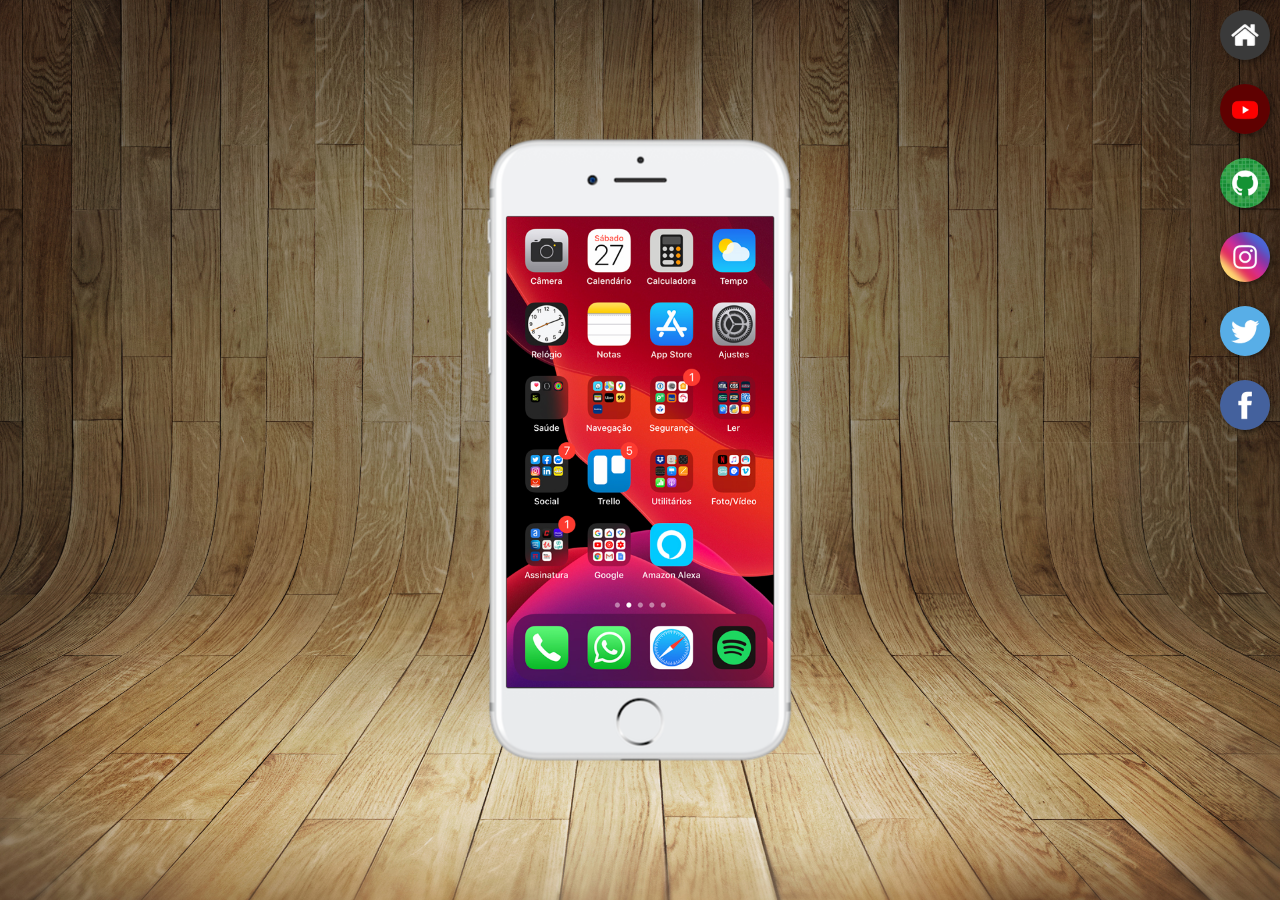
<file: index.html>
<!DOCTYPE html>
<html lang="pt-br">
<head>
    <meta charset="UTF-8">
    <meta name="viewport" content="width=device-width, initial-scale=1.0">
    <link rel="shortcut icon" href="favicon.ico" type="image/x-icon">
    <link rel="stylesheet" href="estilos/style.css">
    <title>Projeto Redes Sociais</title>

</head>
<body>
    <main>
        <section id="telefone">
            <iframe src="home.html" name="ecra" id="ecra" frameborder="0">
                O seu navegador não é compatível com isso.
            </iframe>
        </section>
        <section id="redes-sociais">
            <a href="home.html" target="ecra"><img src="imagens/logo-home.jpg" alt="Home"></a><br>              
            <a href="youtube.html" target="ecra"><img src="imagens/logo-youtube.jpg" alt="YouTube"></a><br>
            <a href="github.html" target="ecra"><img src="imagens/logo-github.jpg" alt="GitHub"></a><br>
            <a href="instagram.html" target="ecra"><img src="imagens/logo-instagram.jpg" alt="Instagram"></a><br>
            <a href="twitter.html" target="ecra"><img src="imagens/logo-twitter.jpg" alt="Twiter"></a><br>
            <a href="facebook.html" target="ecra"><img src="imagens/logo-facebook.jpg" alt="Facebook"></a><br>
        </section>
    </main>
</body>
</html>
</file>
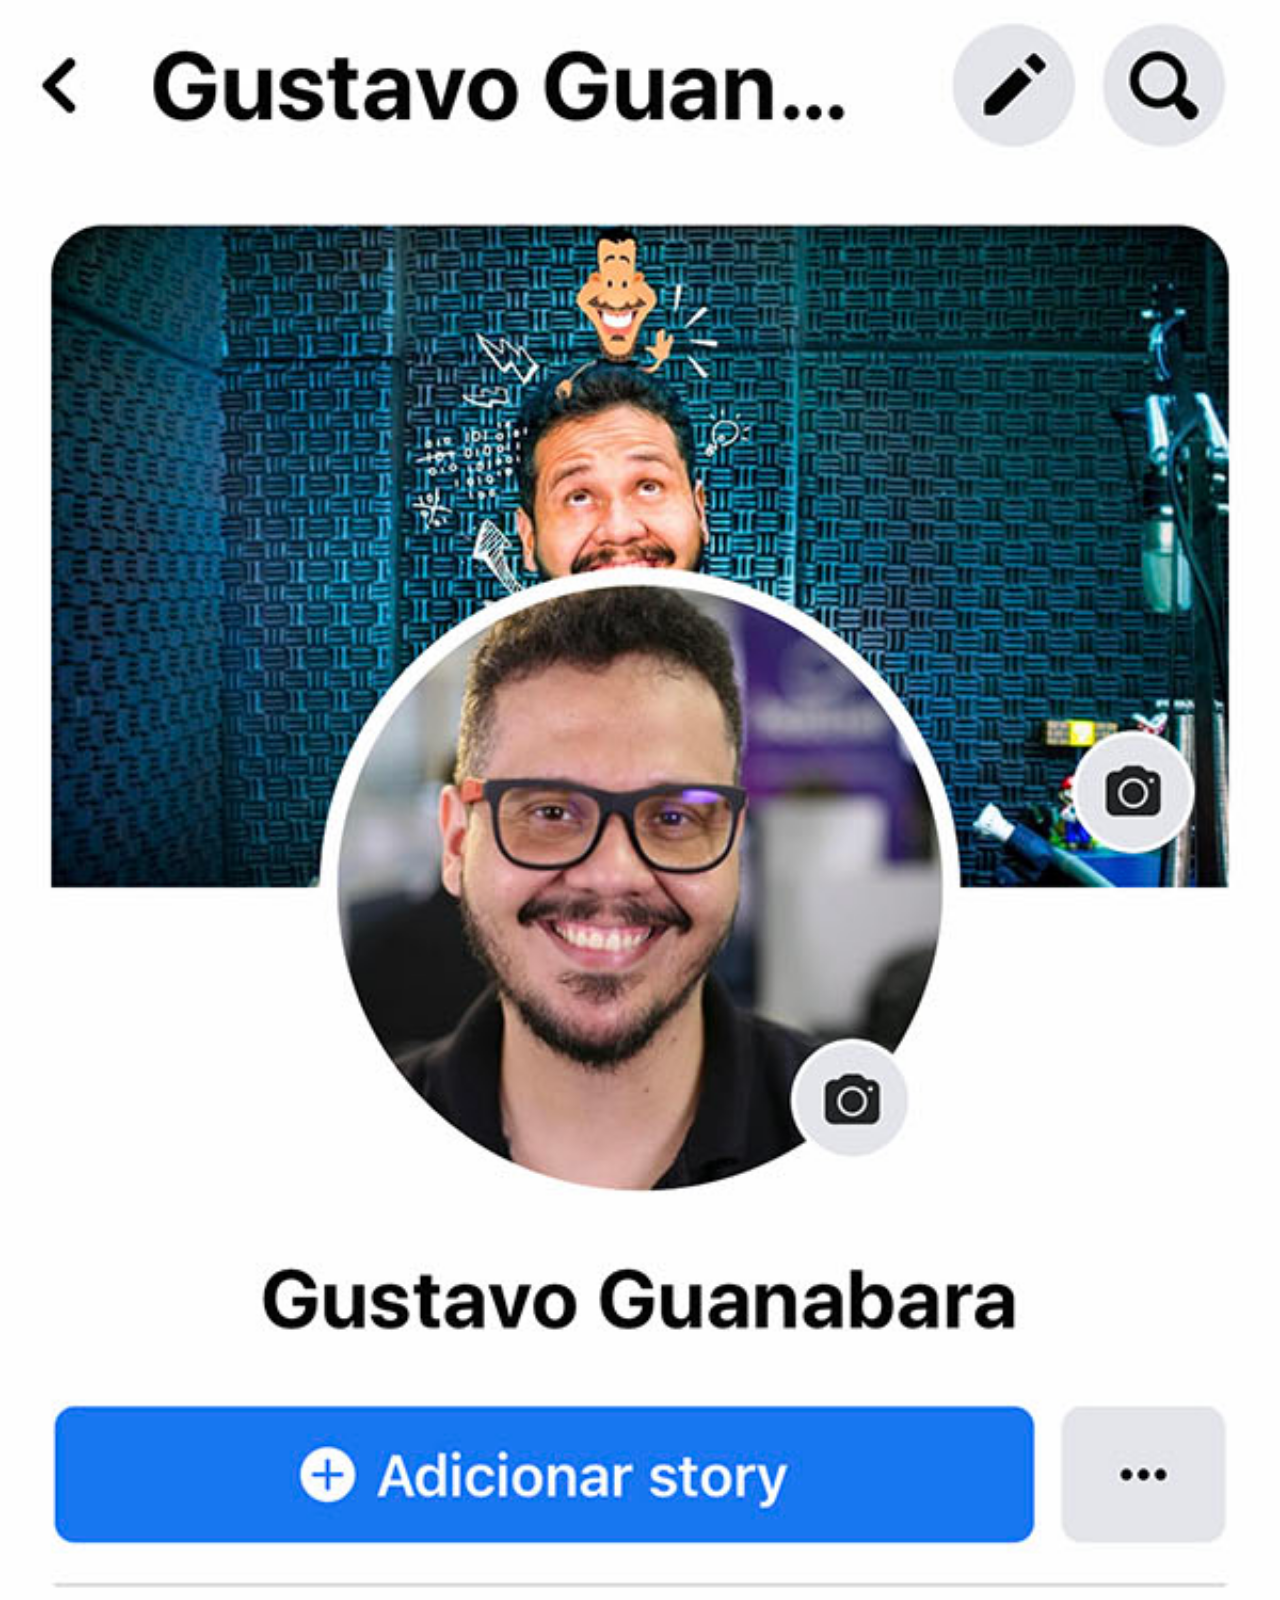
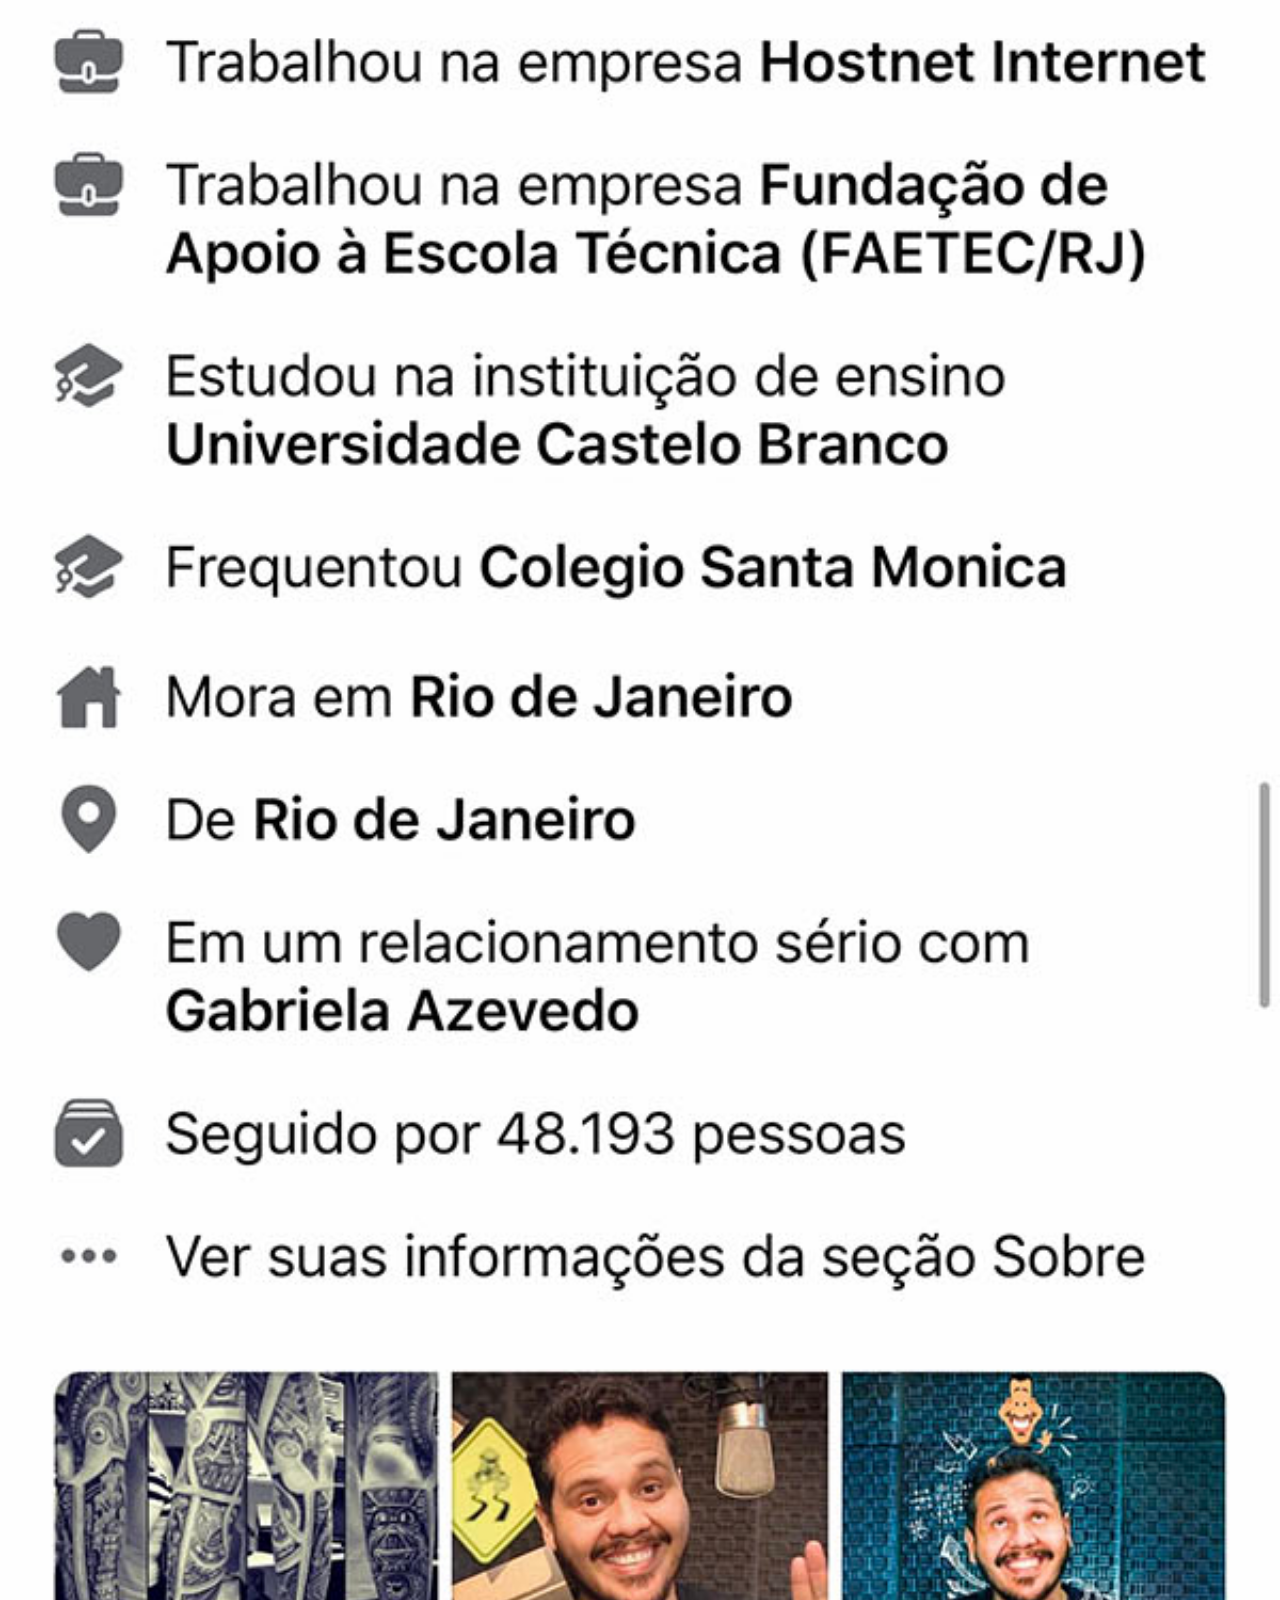
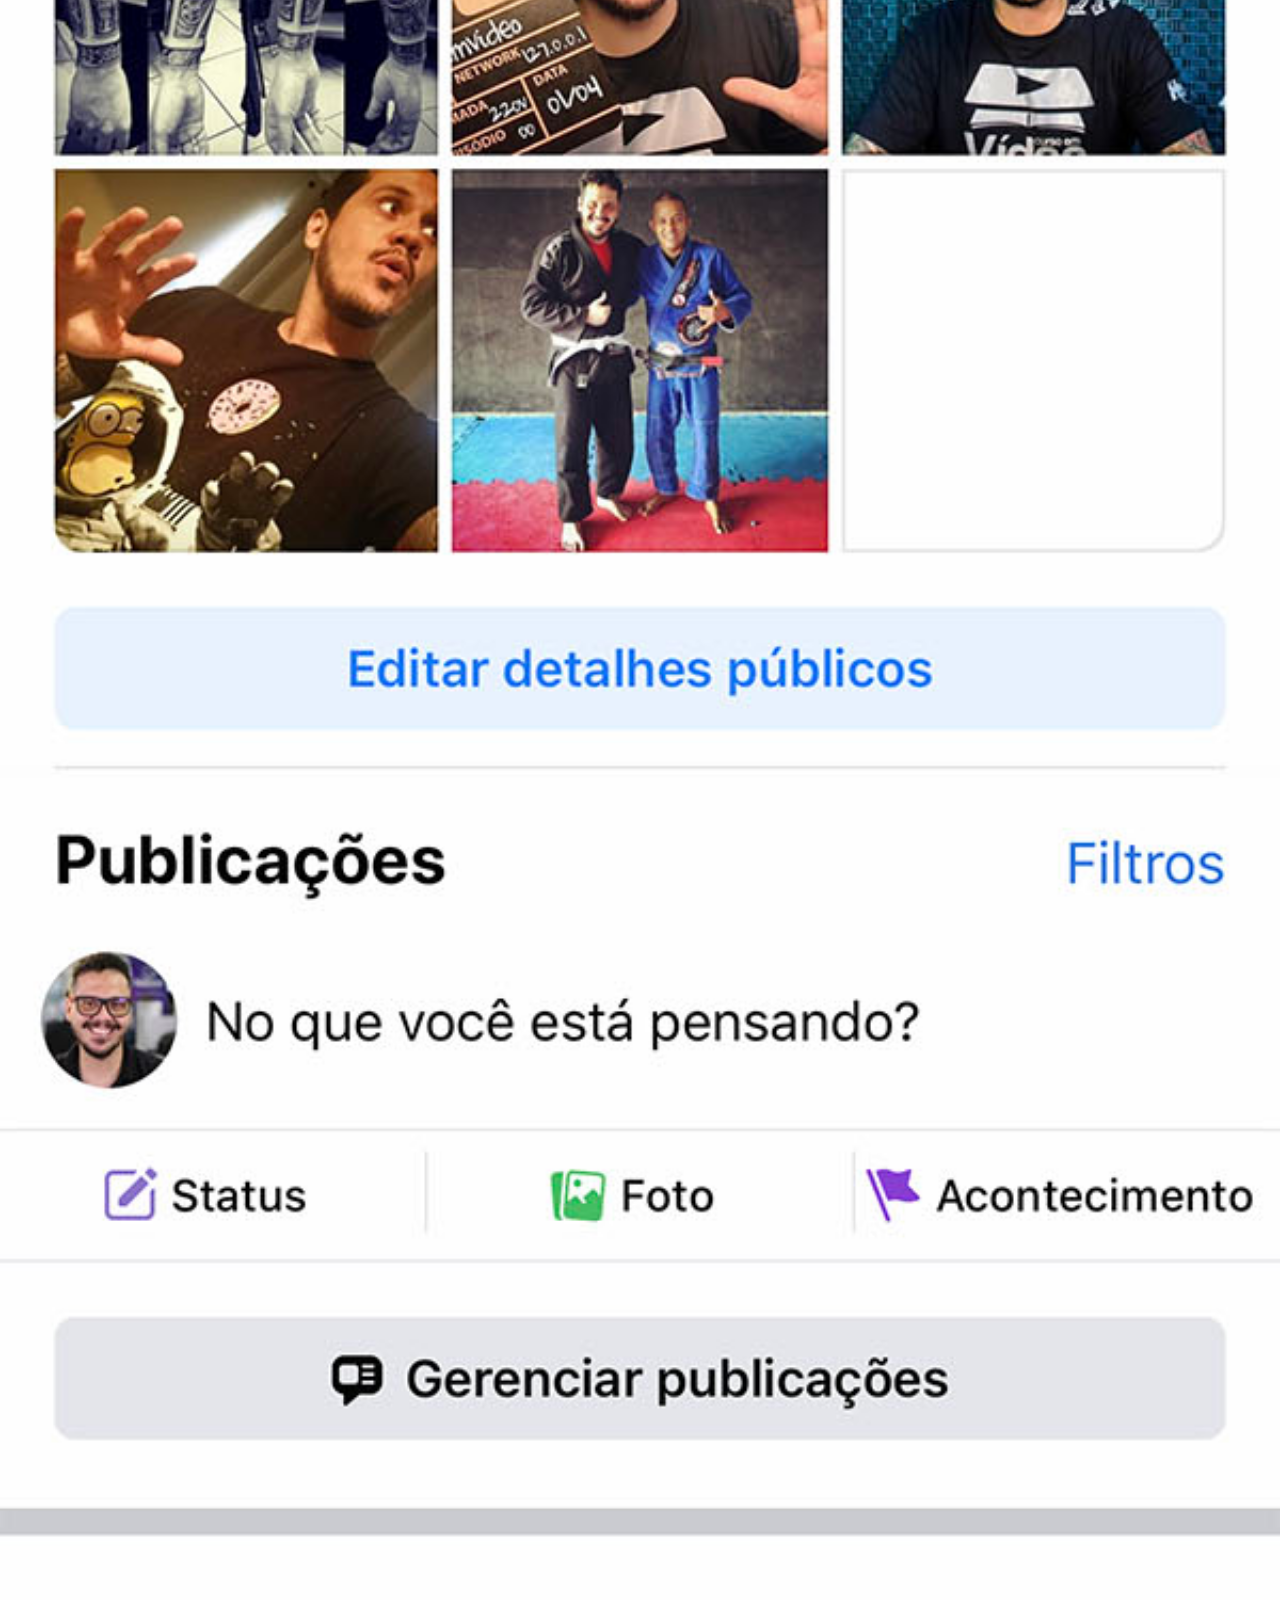
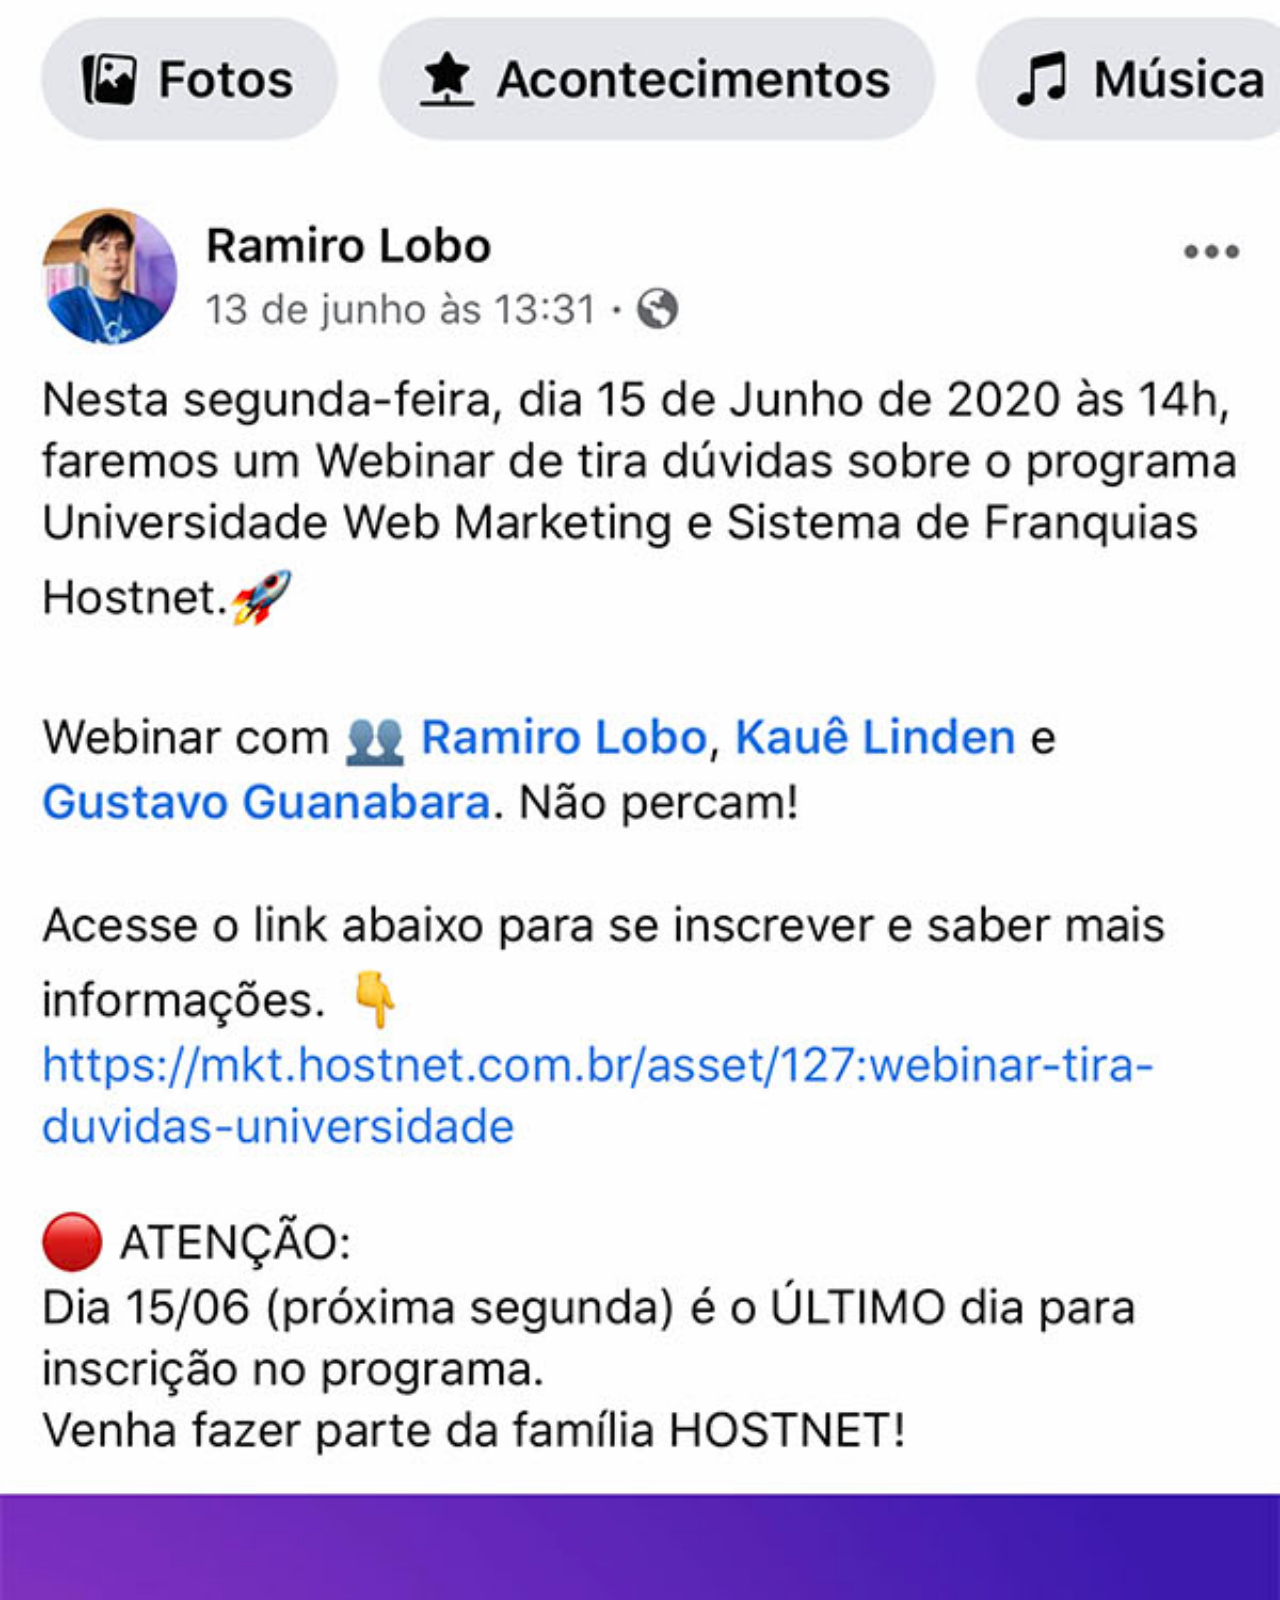
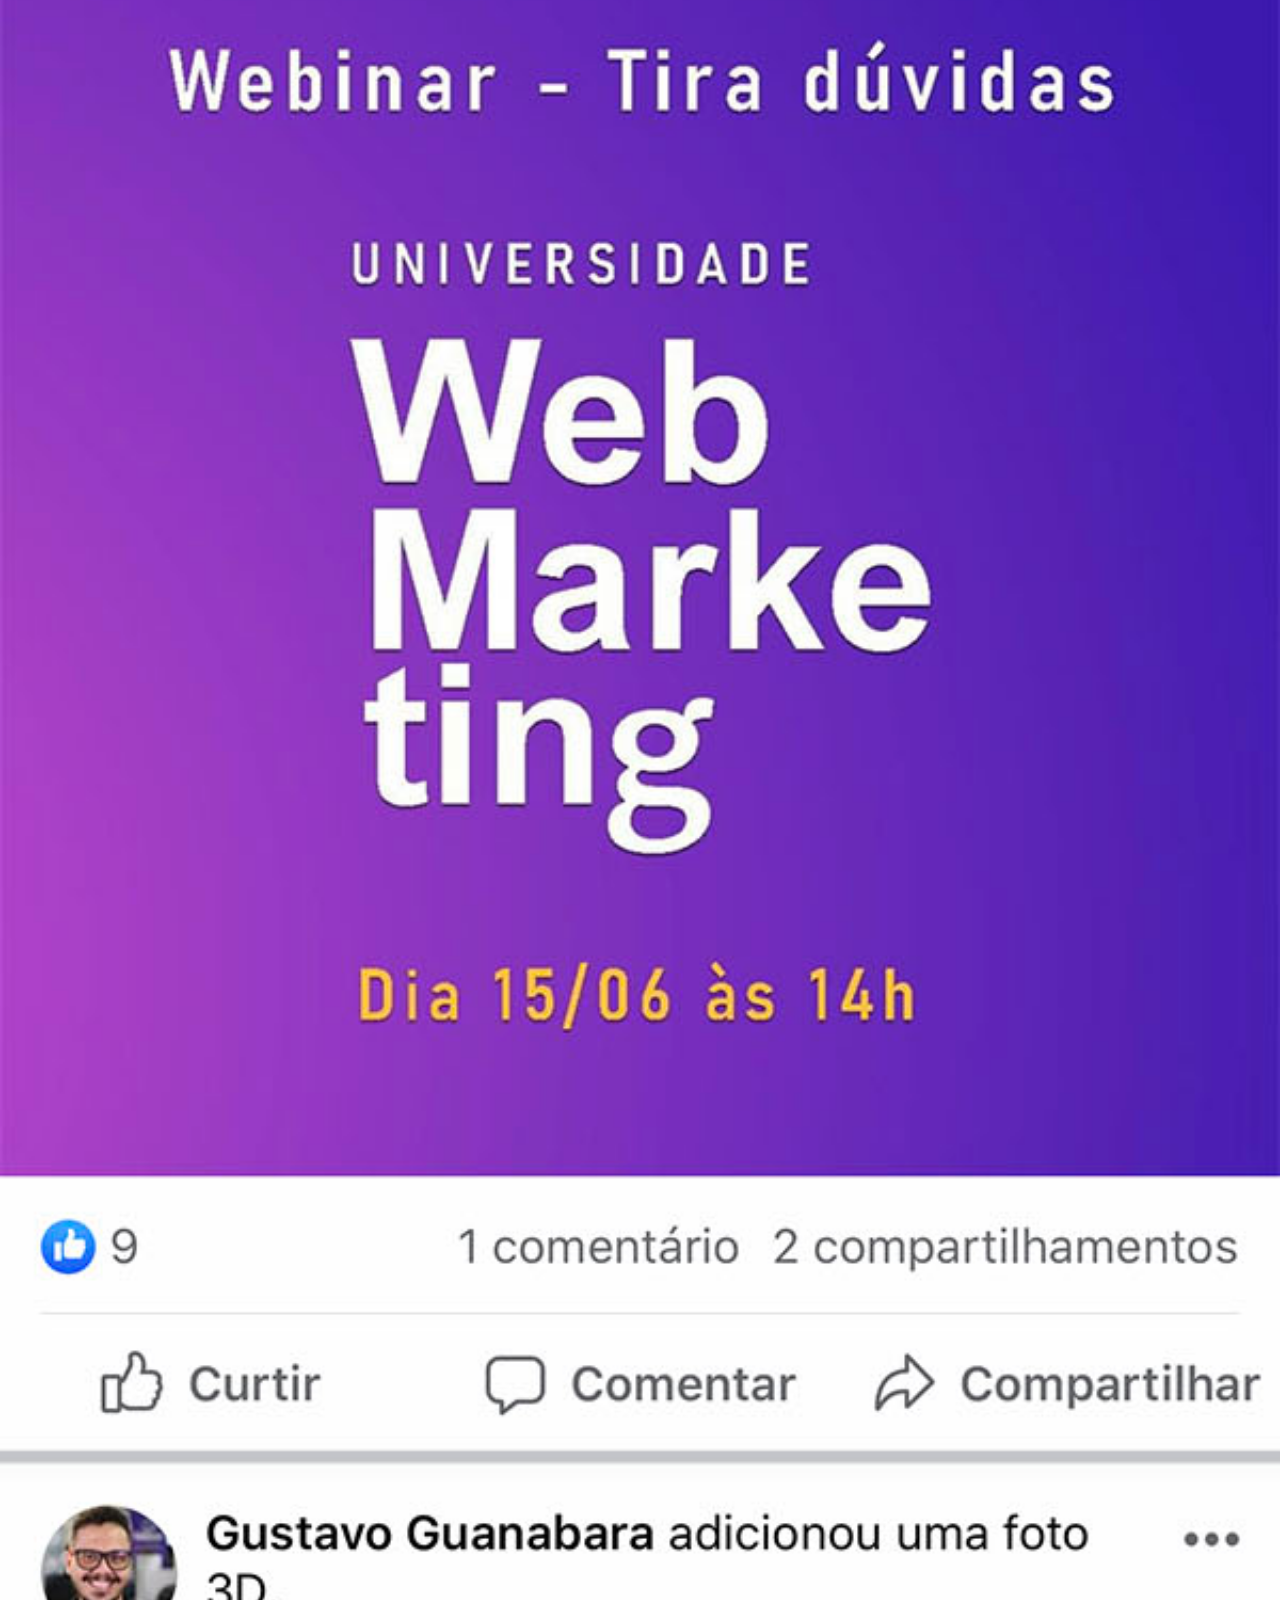
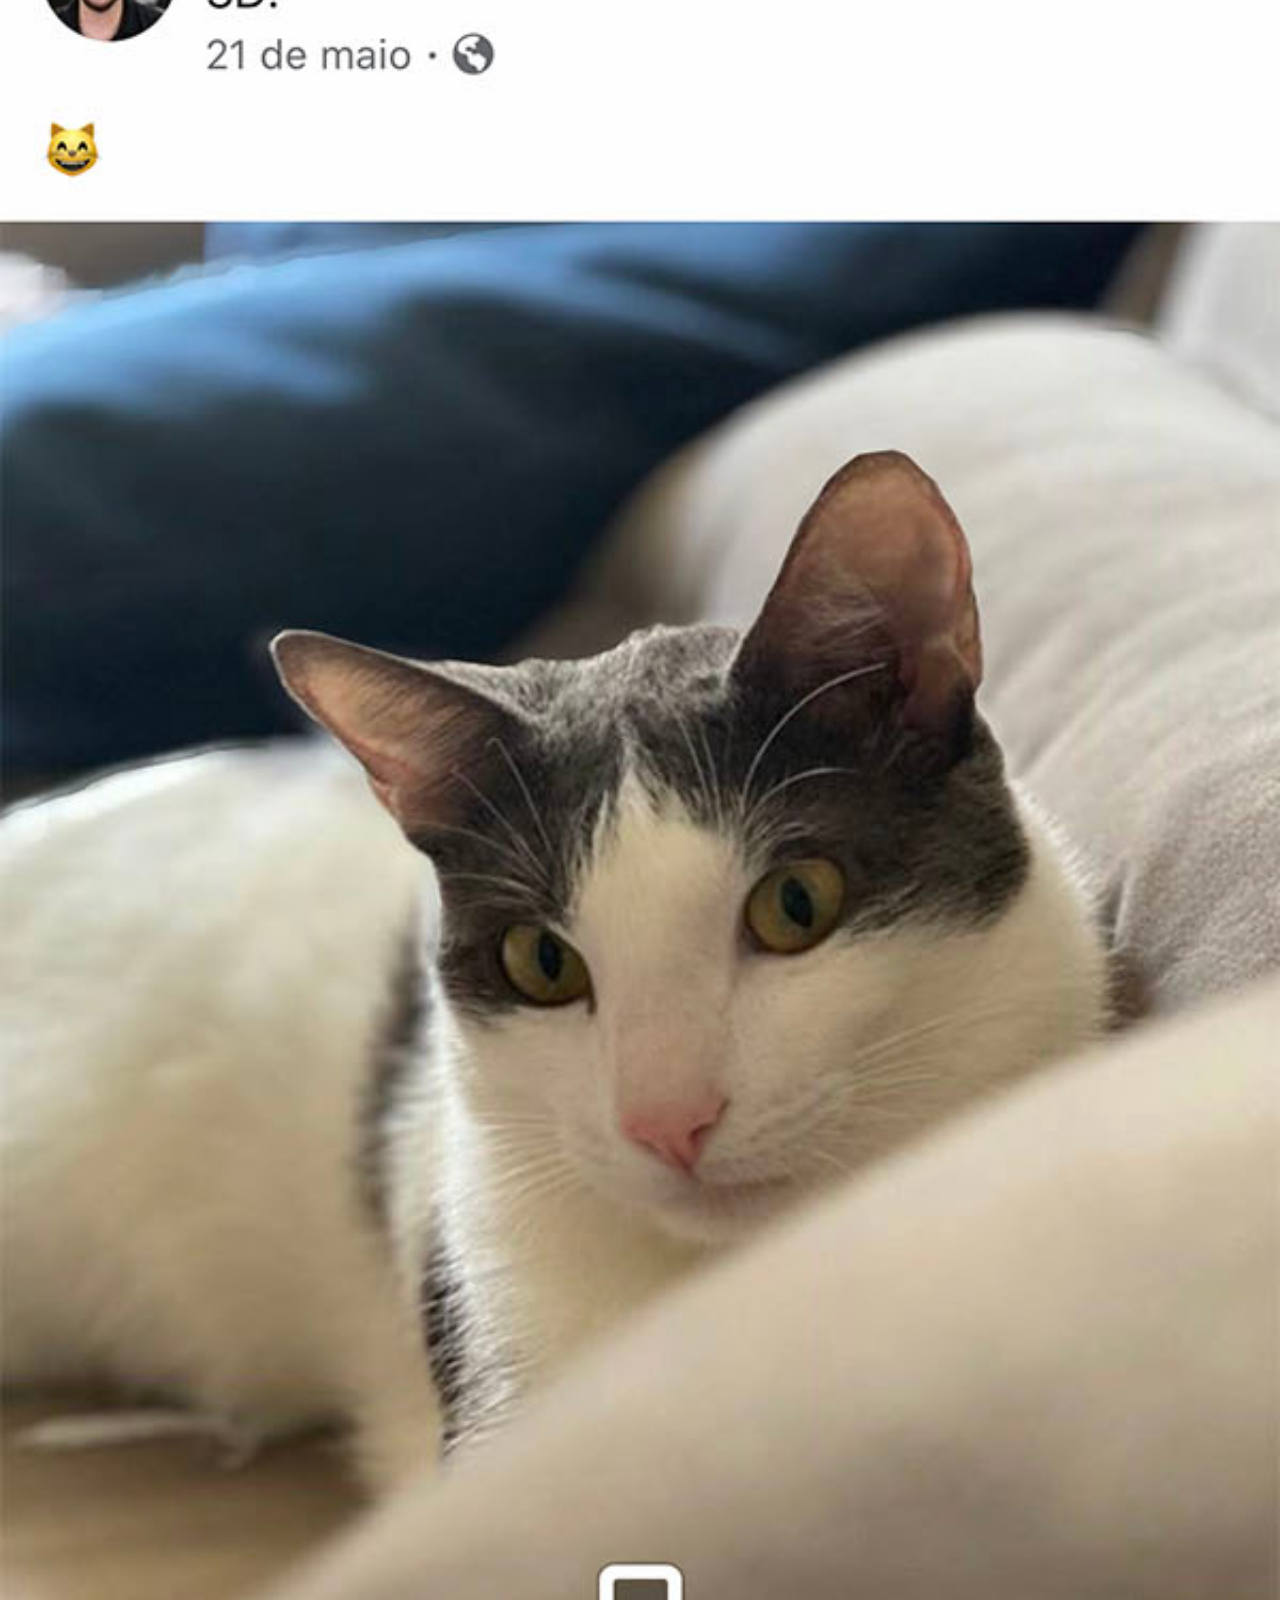
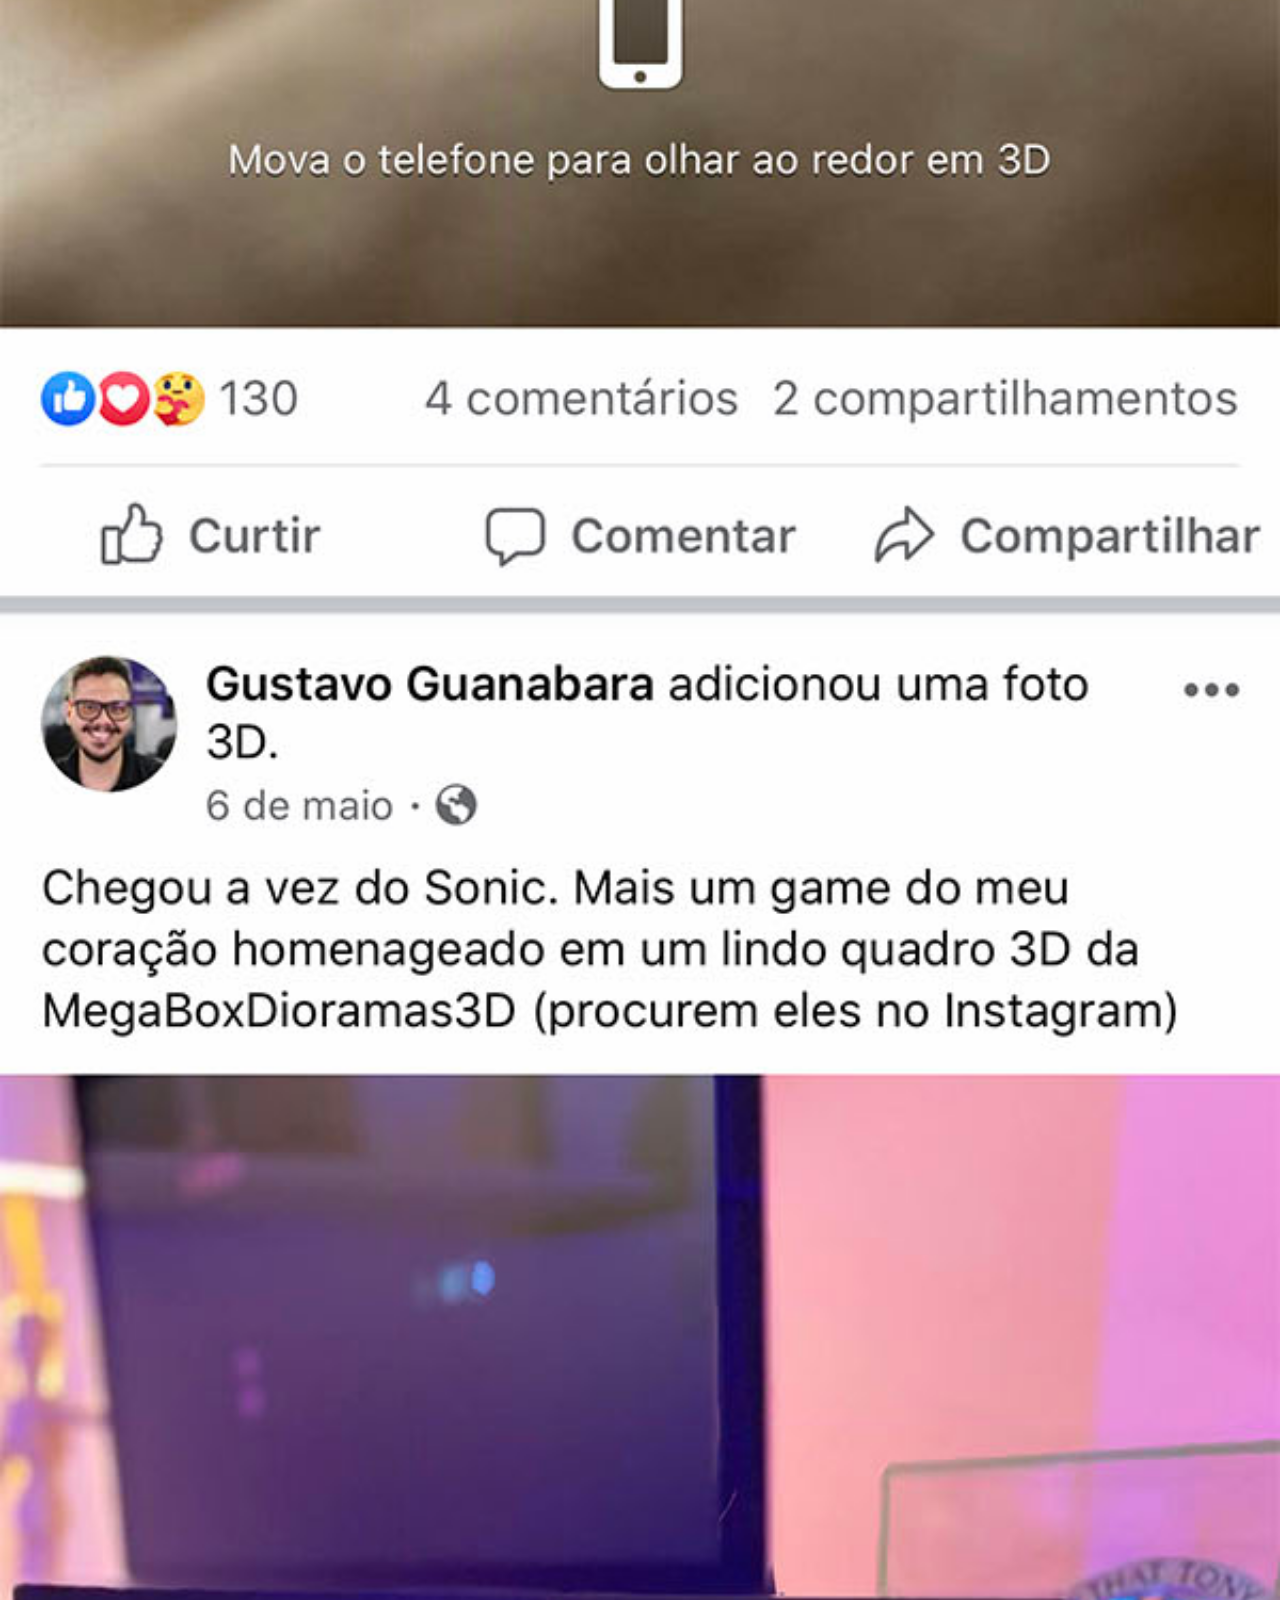
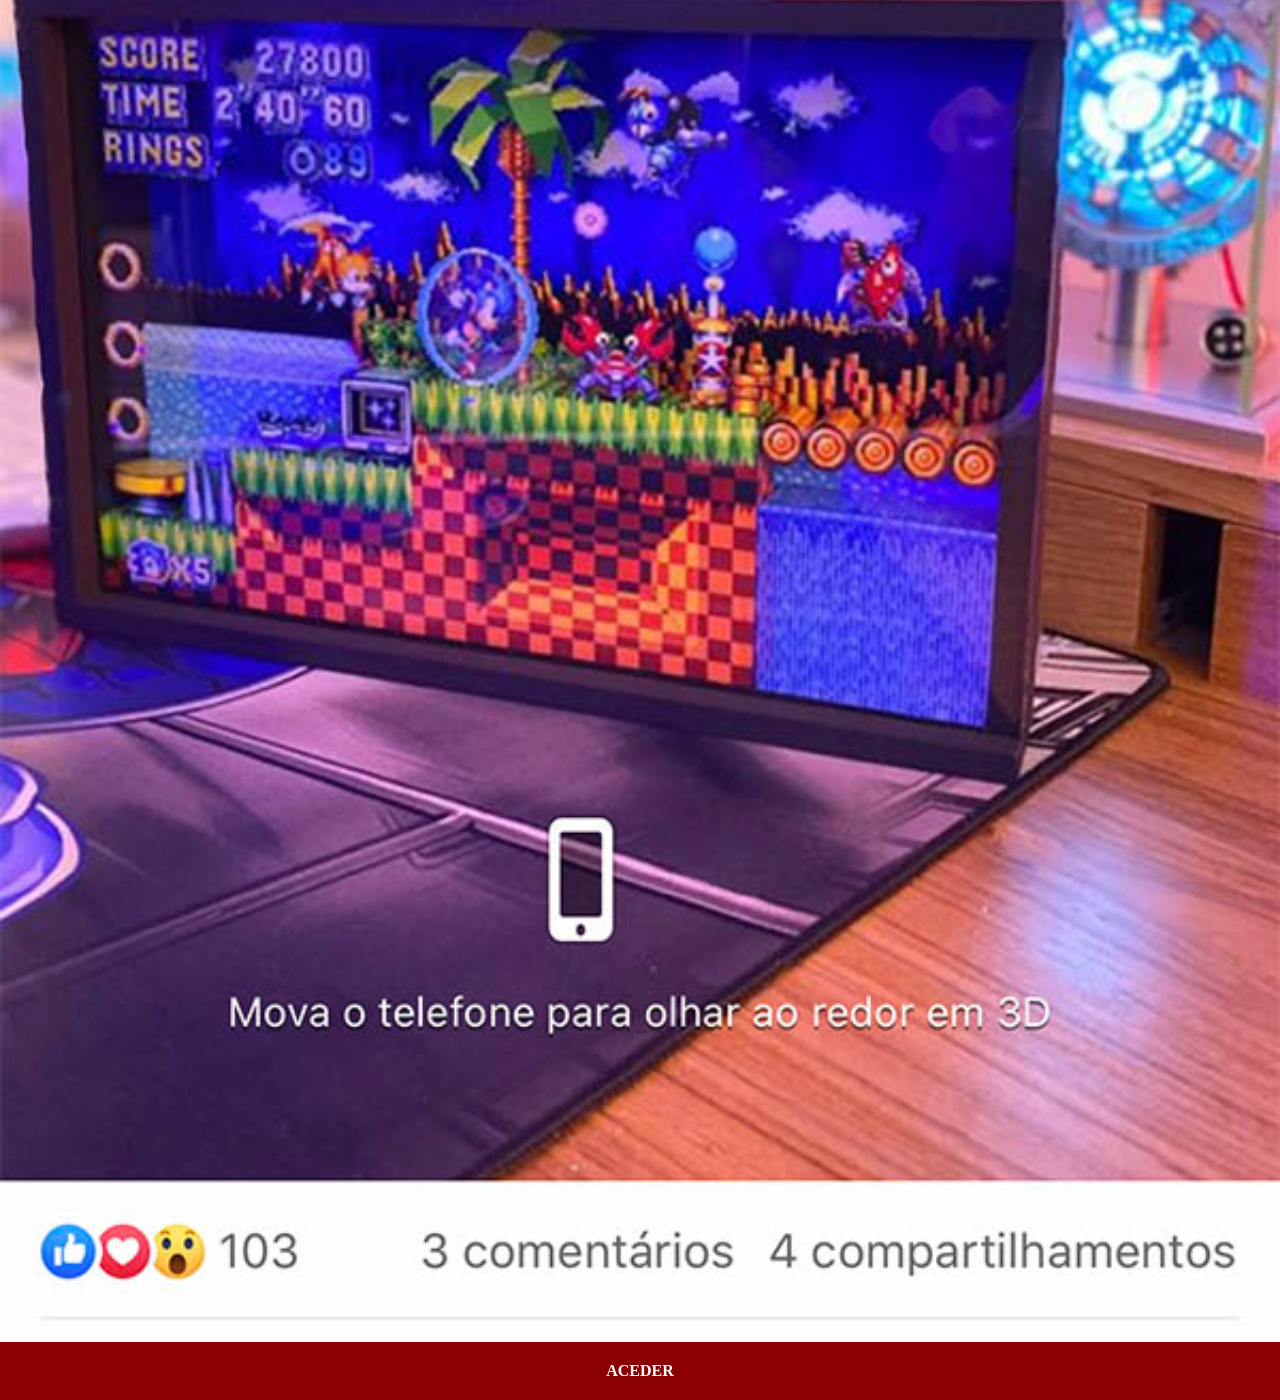
<file: facebook.html>
<!DOCTYPE html>
<html lang="pt-br">
<head>
    <meta charset="UTF-8">
    <meta name="viewport" content="width=device-width, initial-scale=1.0">
    <title>Facebook</title>
    <link rel="stylesheet" href="estilos/social.css">
</head>
<body>
    <img src="imagens/tela-facebook.jpg" alt="Facebook">
    <a href="https://www.facebook.com/joel.moreira.73" target="_blank">ACEDER</a>
</body>
</html>
</file>
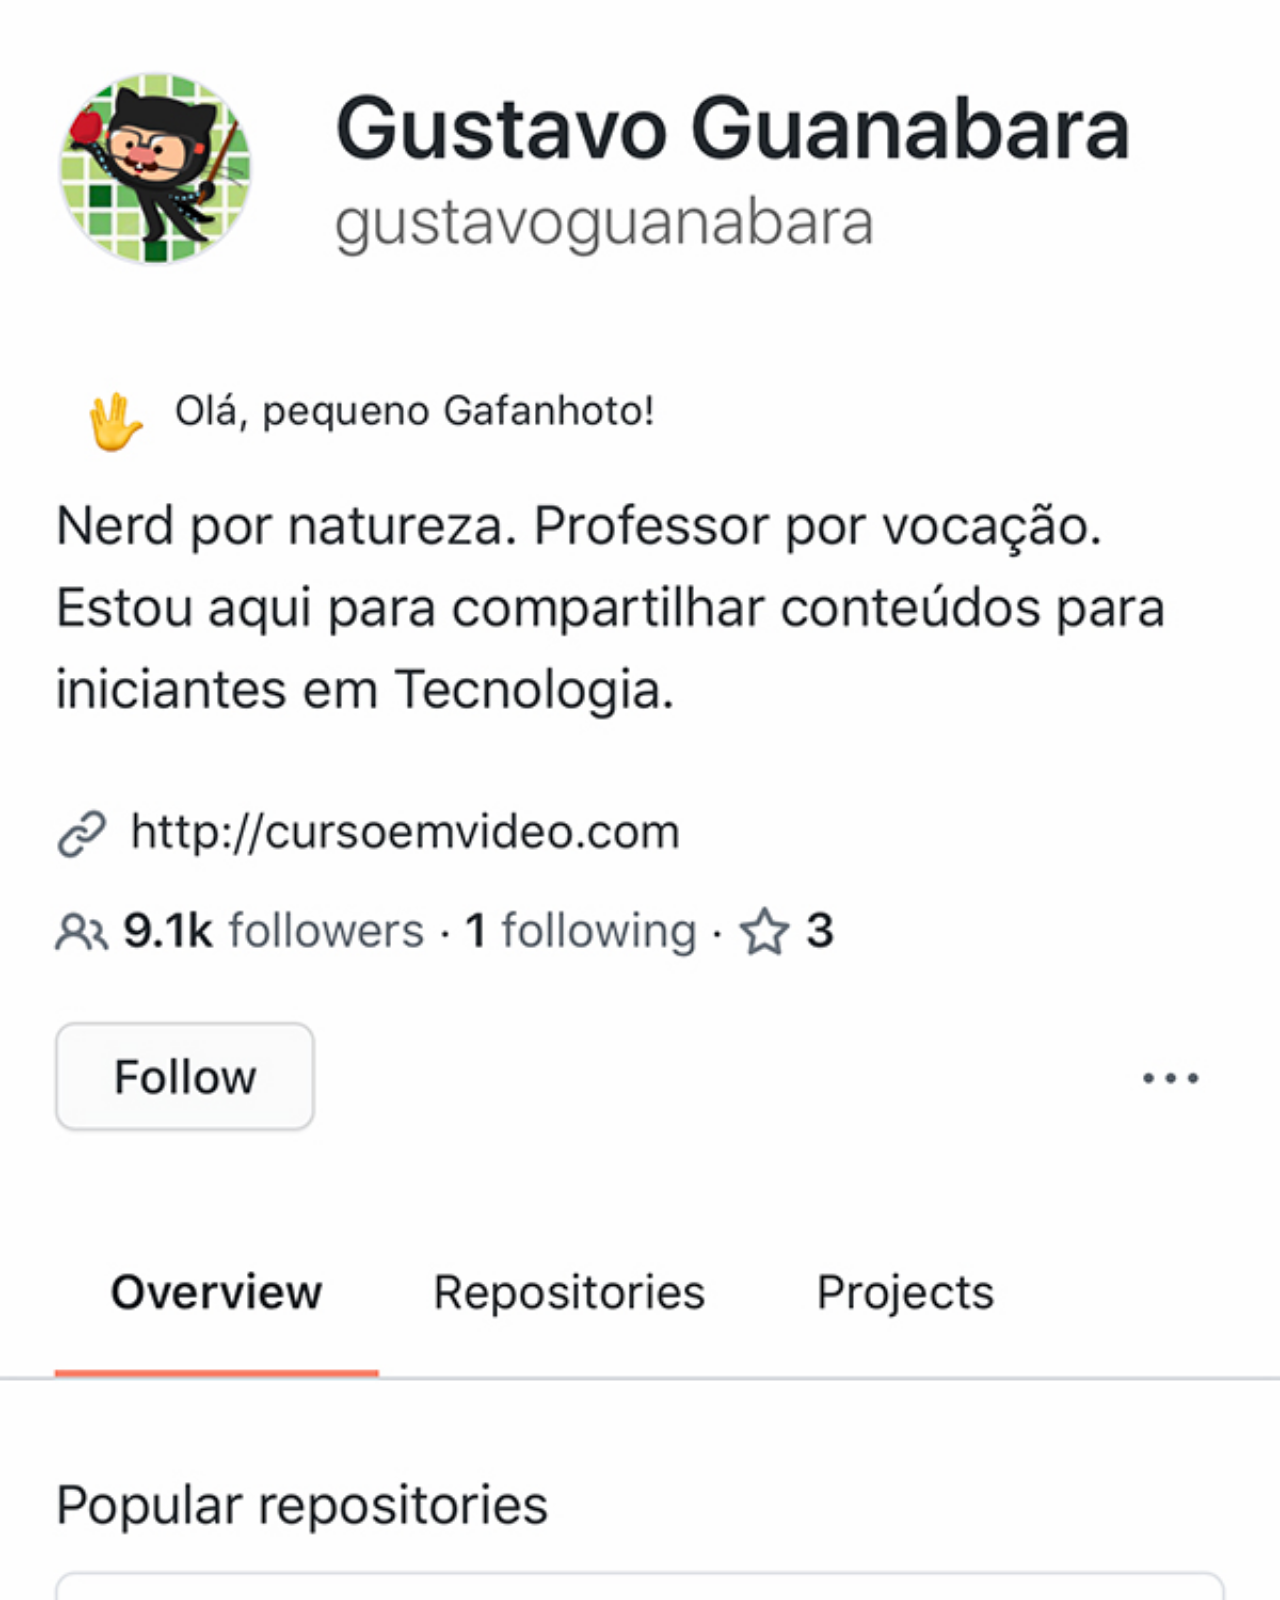
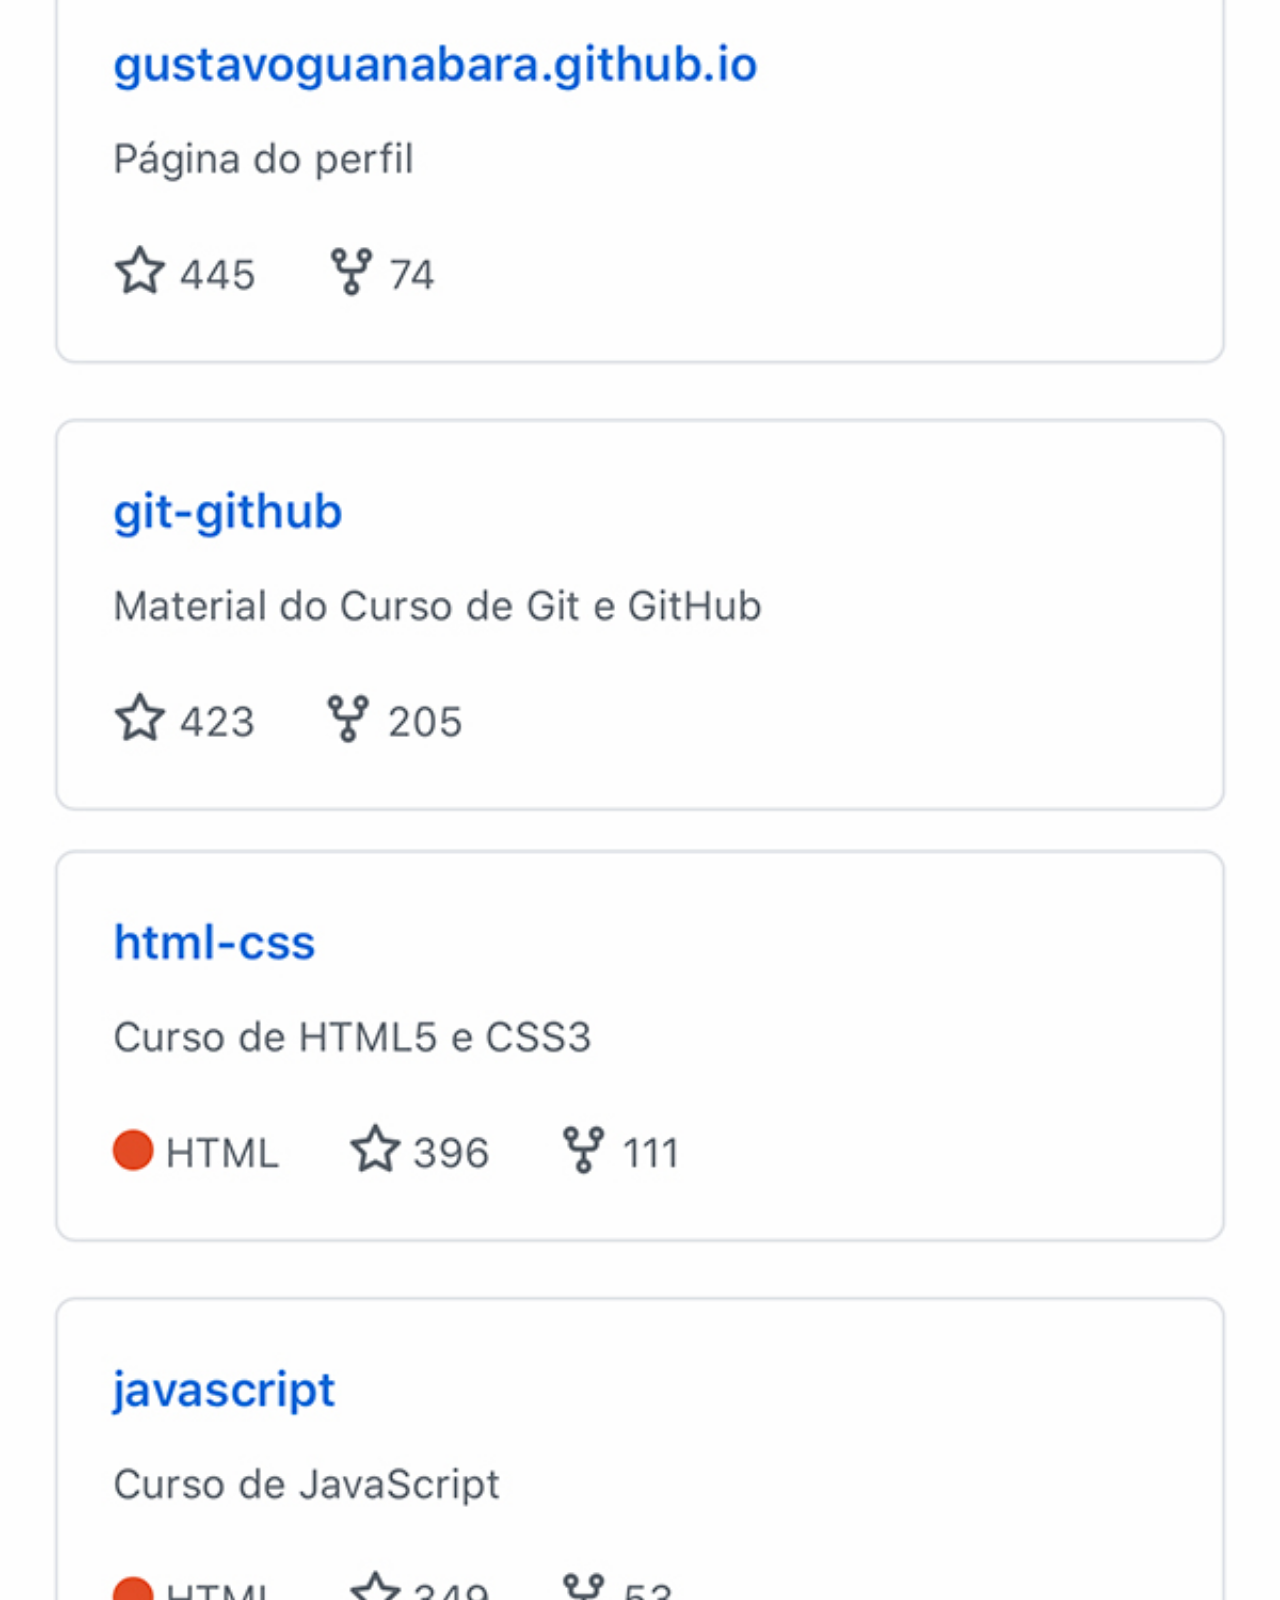
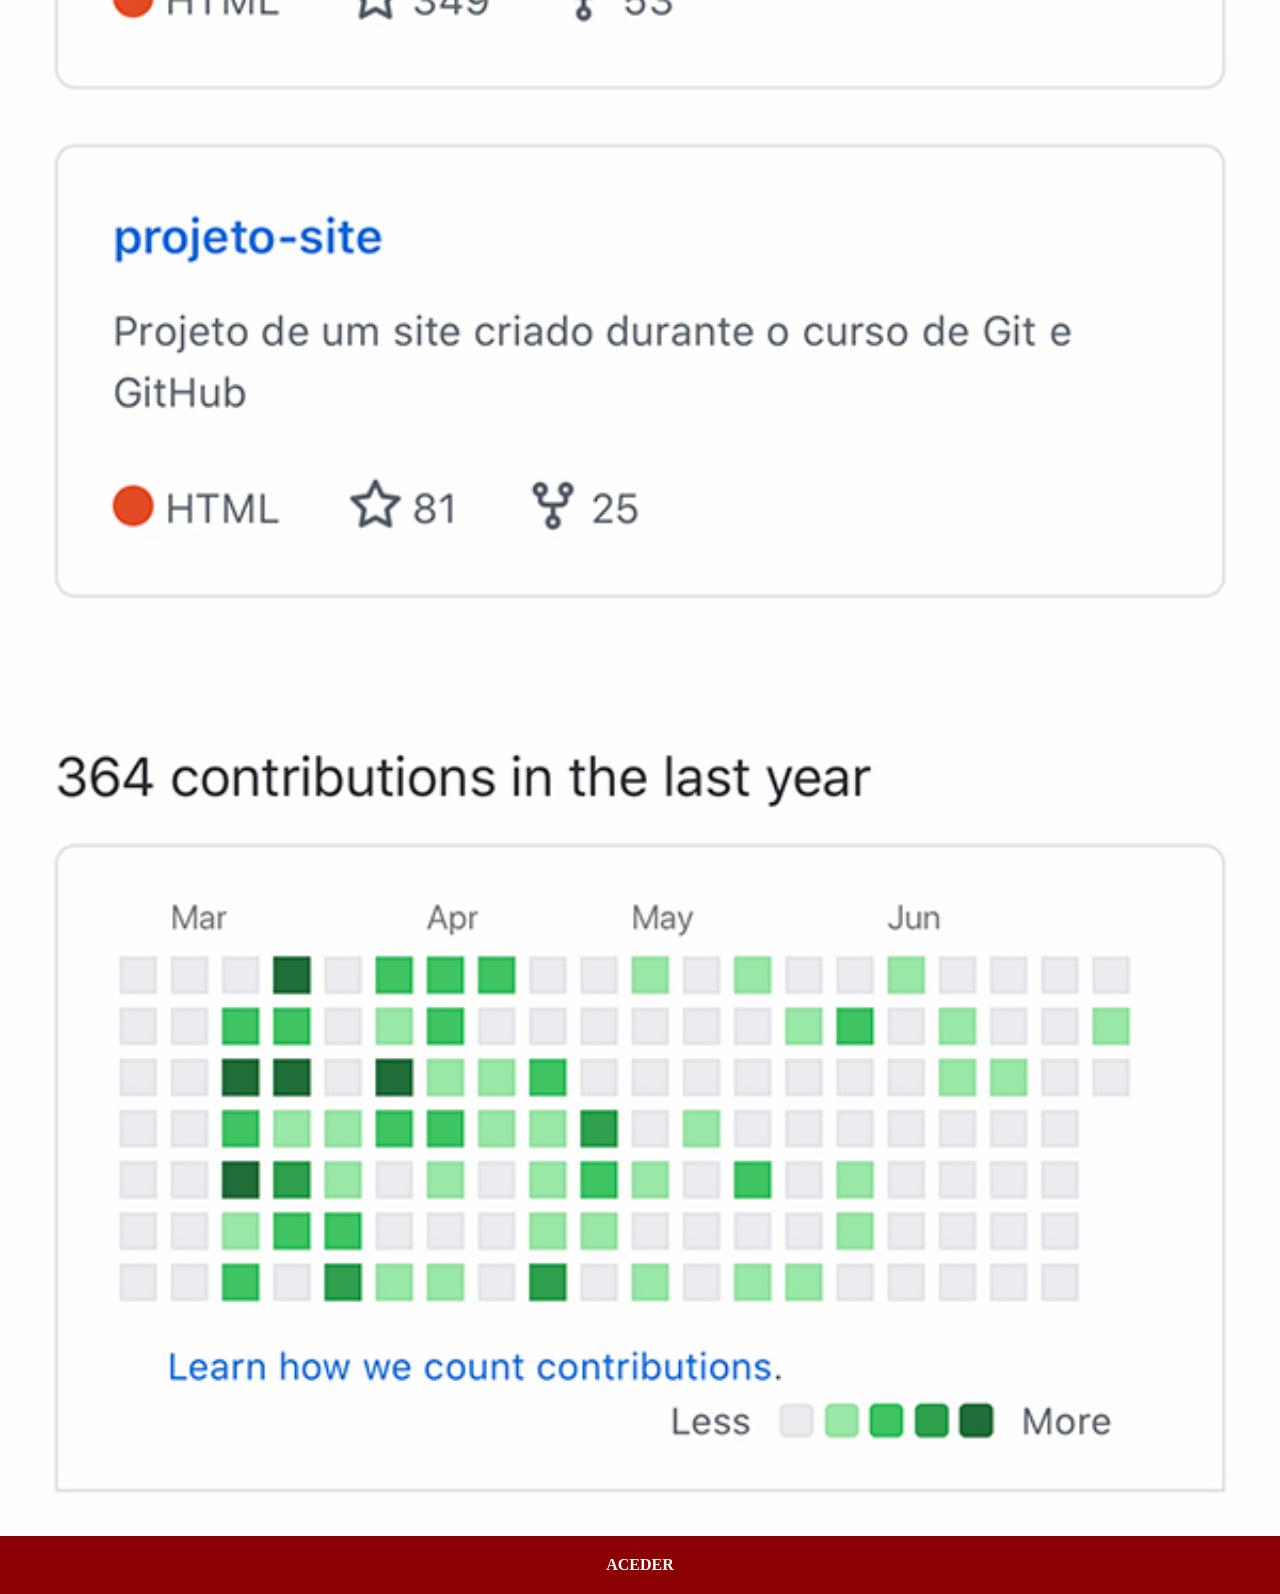
<file: github.html>
<!DOCTYPE html>
<html lang="pt-br">
<head>
    <meta charset="UTF-8">
    <meta name="viewport" content="width=device-width, initial-scale=1.0">
    <title>GitHub</title>
    <link rel="stylesheet" href="estilos/social.css">
</head>
<body>
    <img src="imagens/tela-github.jpg" alt="GitHub">
    <a href="https://github.com/joelffmoreira" target="_blank">ACEDER</a>
</body>
</html>
</file>
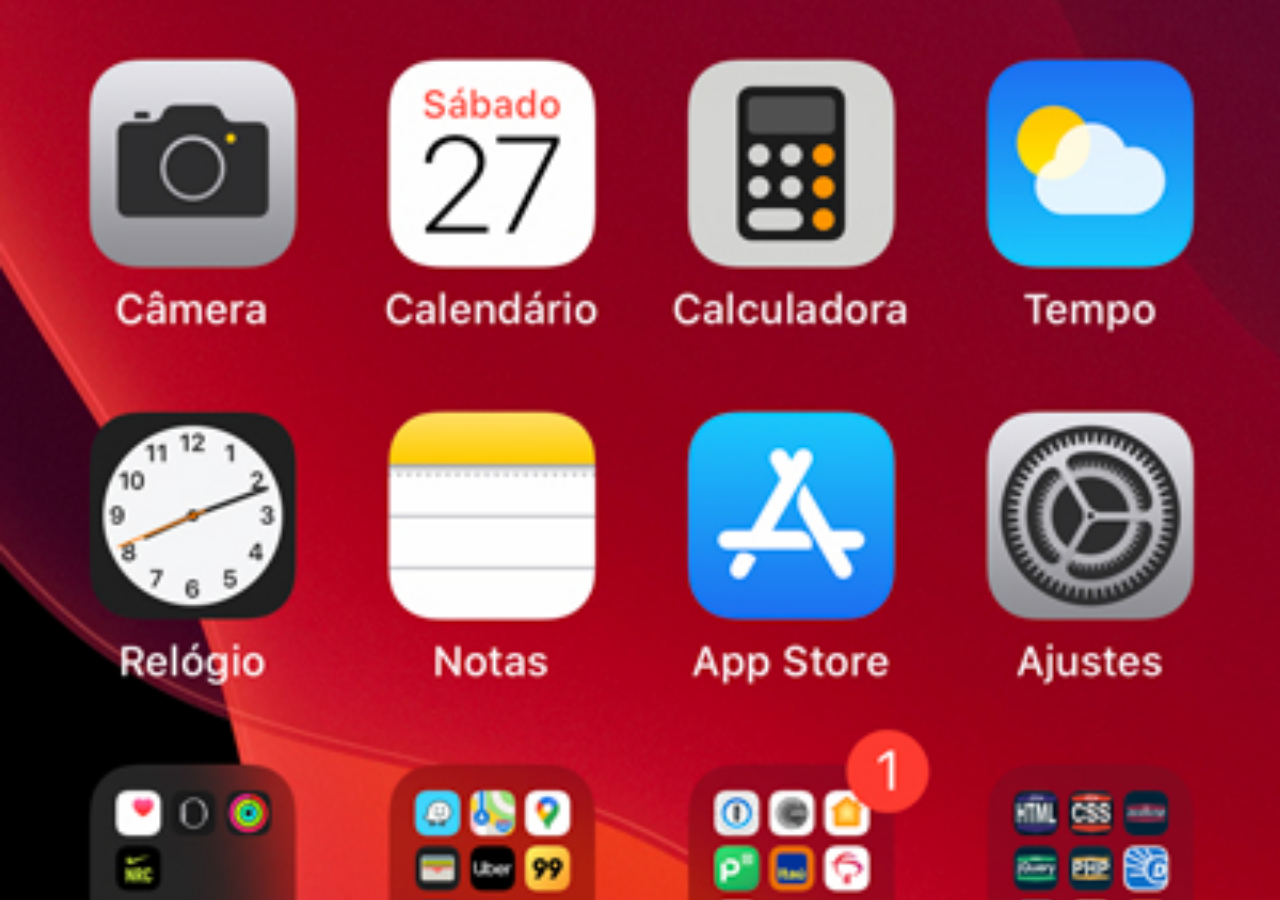
<file: home.html>
<!DOCTYPE html>
<html lang="pt-br">
<head>
    <meta charset="UTF-8">
    <meta name="viewport" content="width=device-width, initial-scale=1.0">
    <title>Home</title>
    <style>
        * {
            margin: 0px;
            padding: 0px;
        }

        body {
            width: 100vw;
            height: 100vh;
            background: black url('imagens/tela-home.jpg') no-repeat top center;
            background-size: cover;
        }
    </style>
</head>
<body>
    
</body>
</html>
</file>
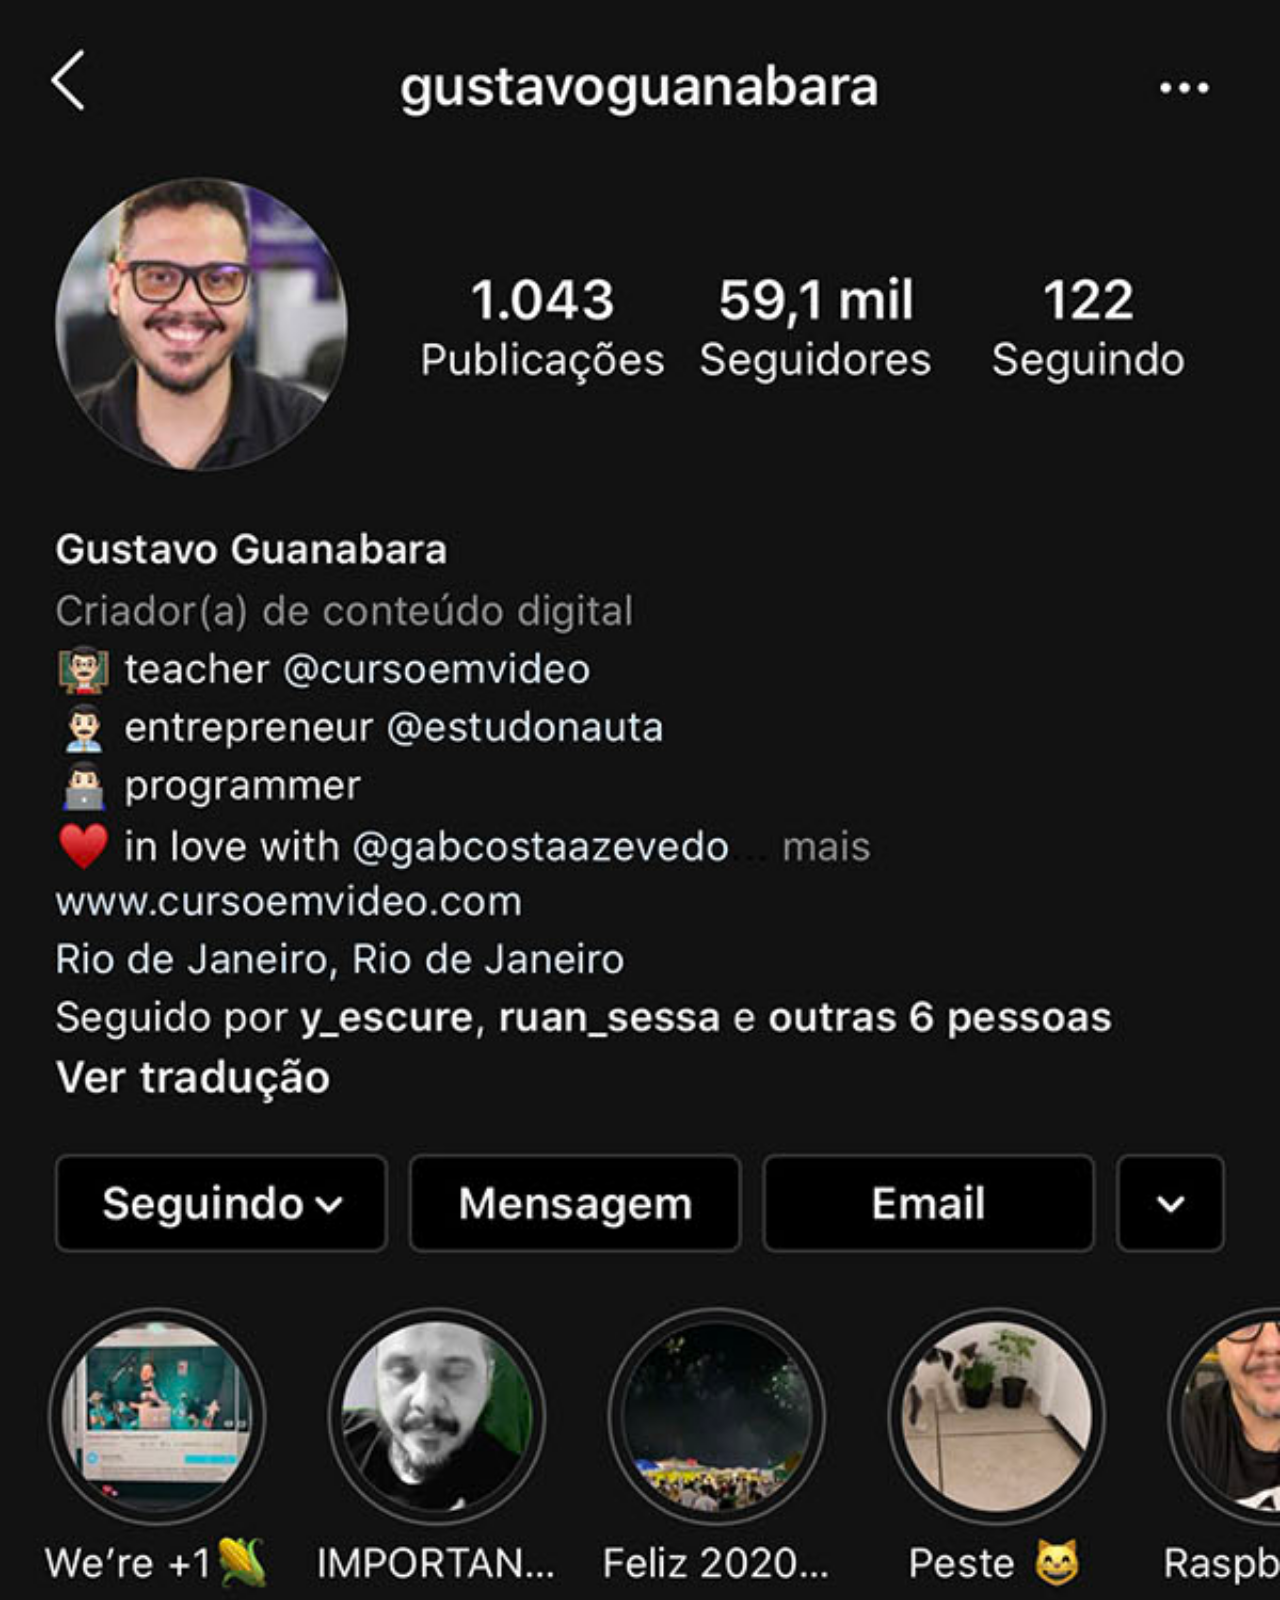
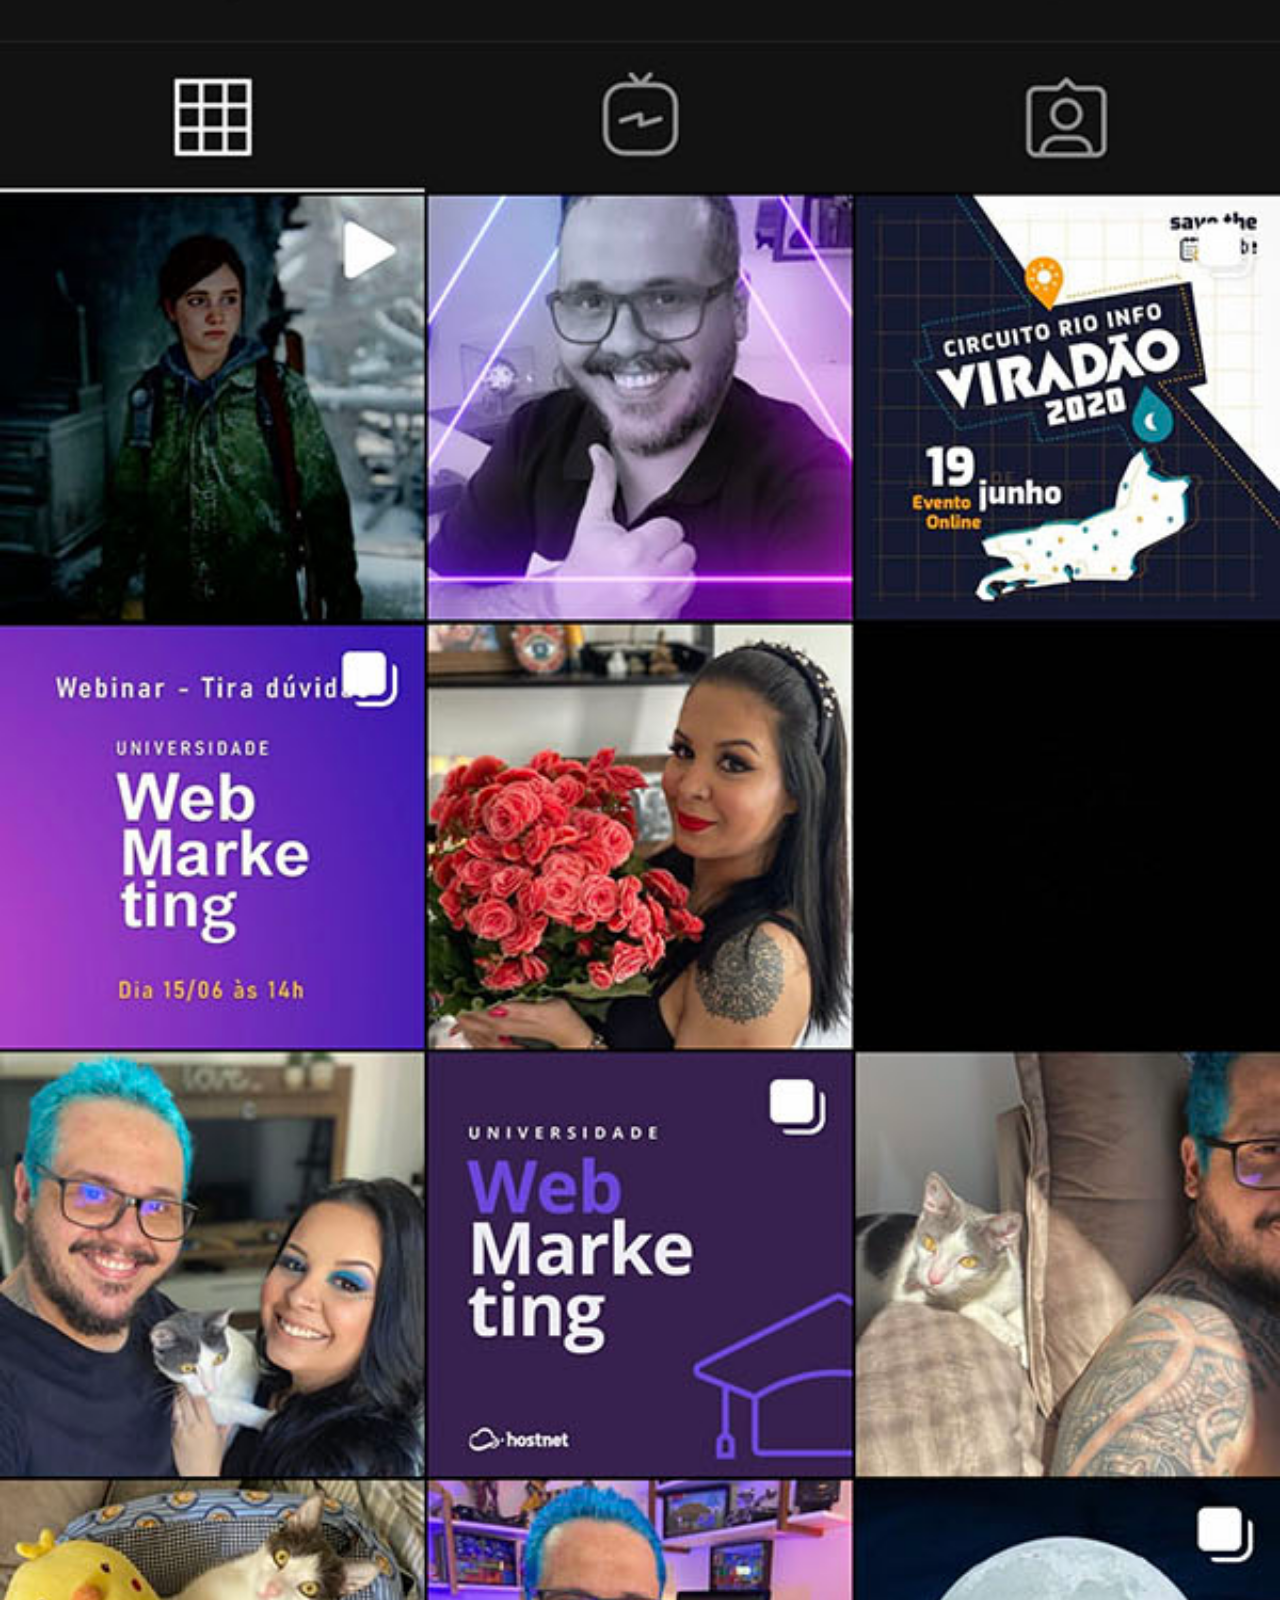
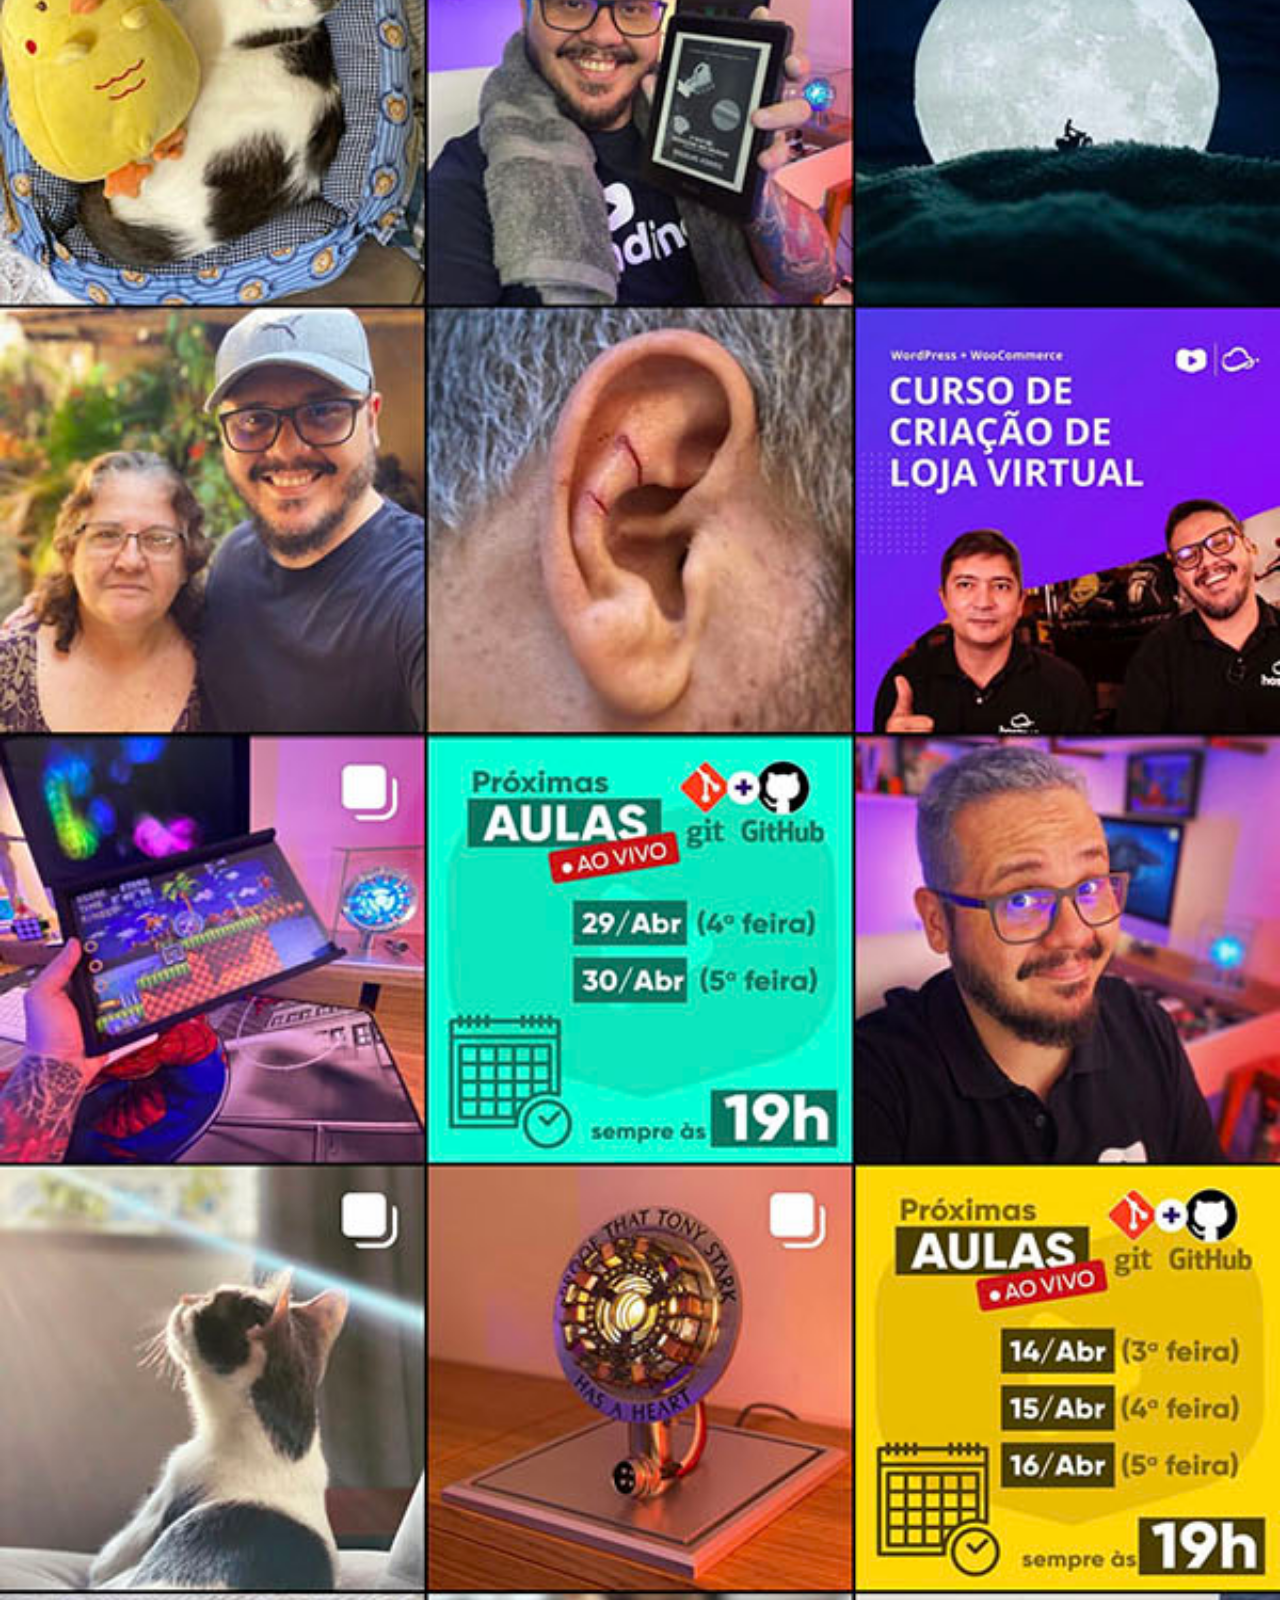
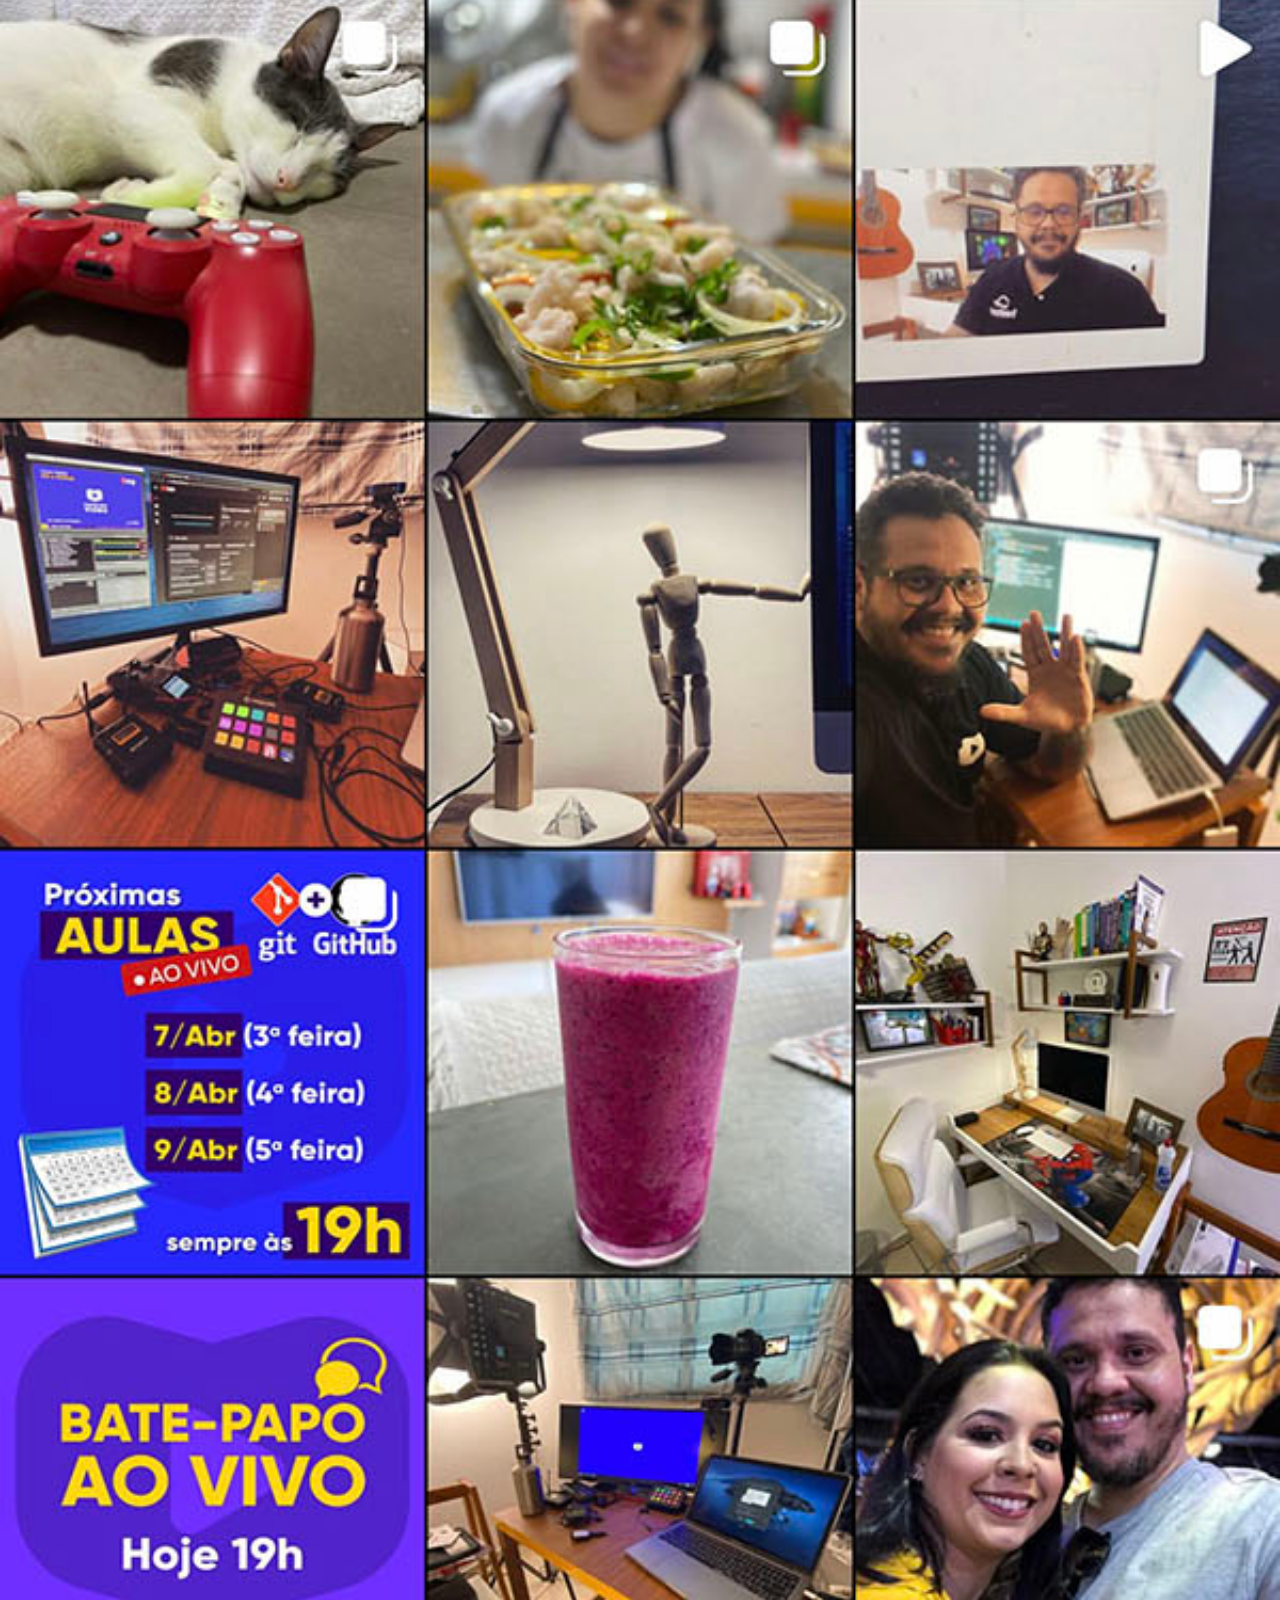
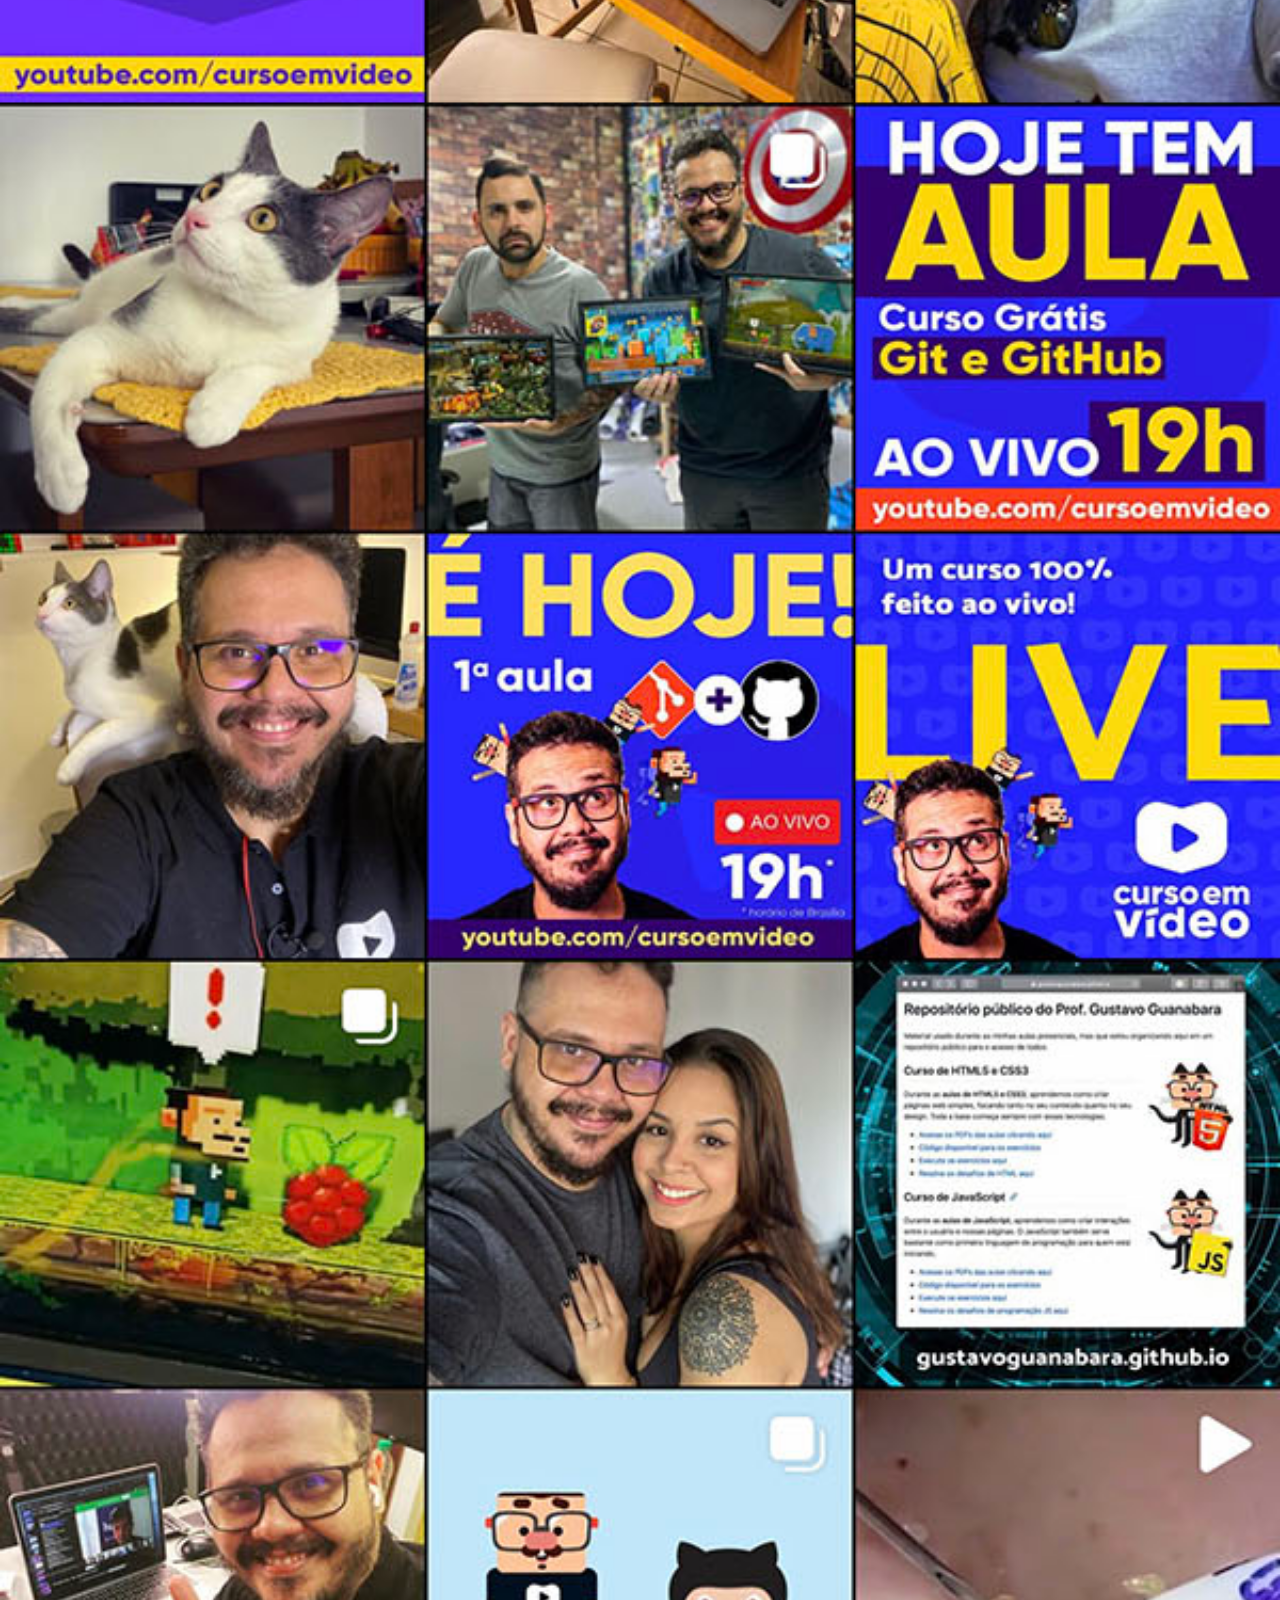
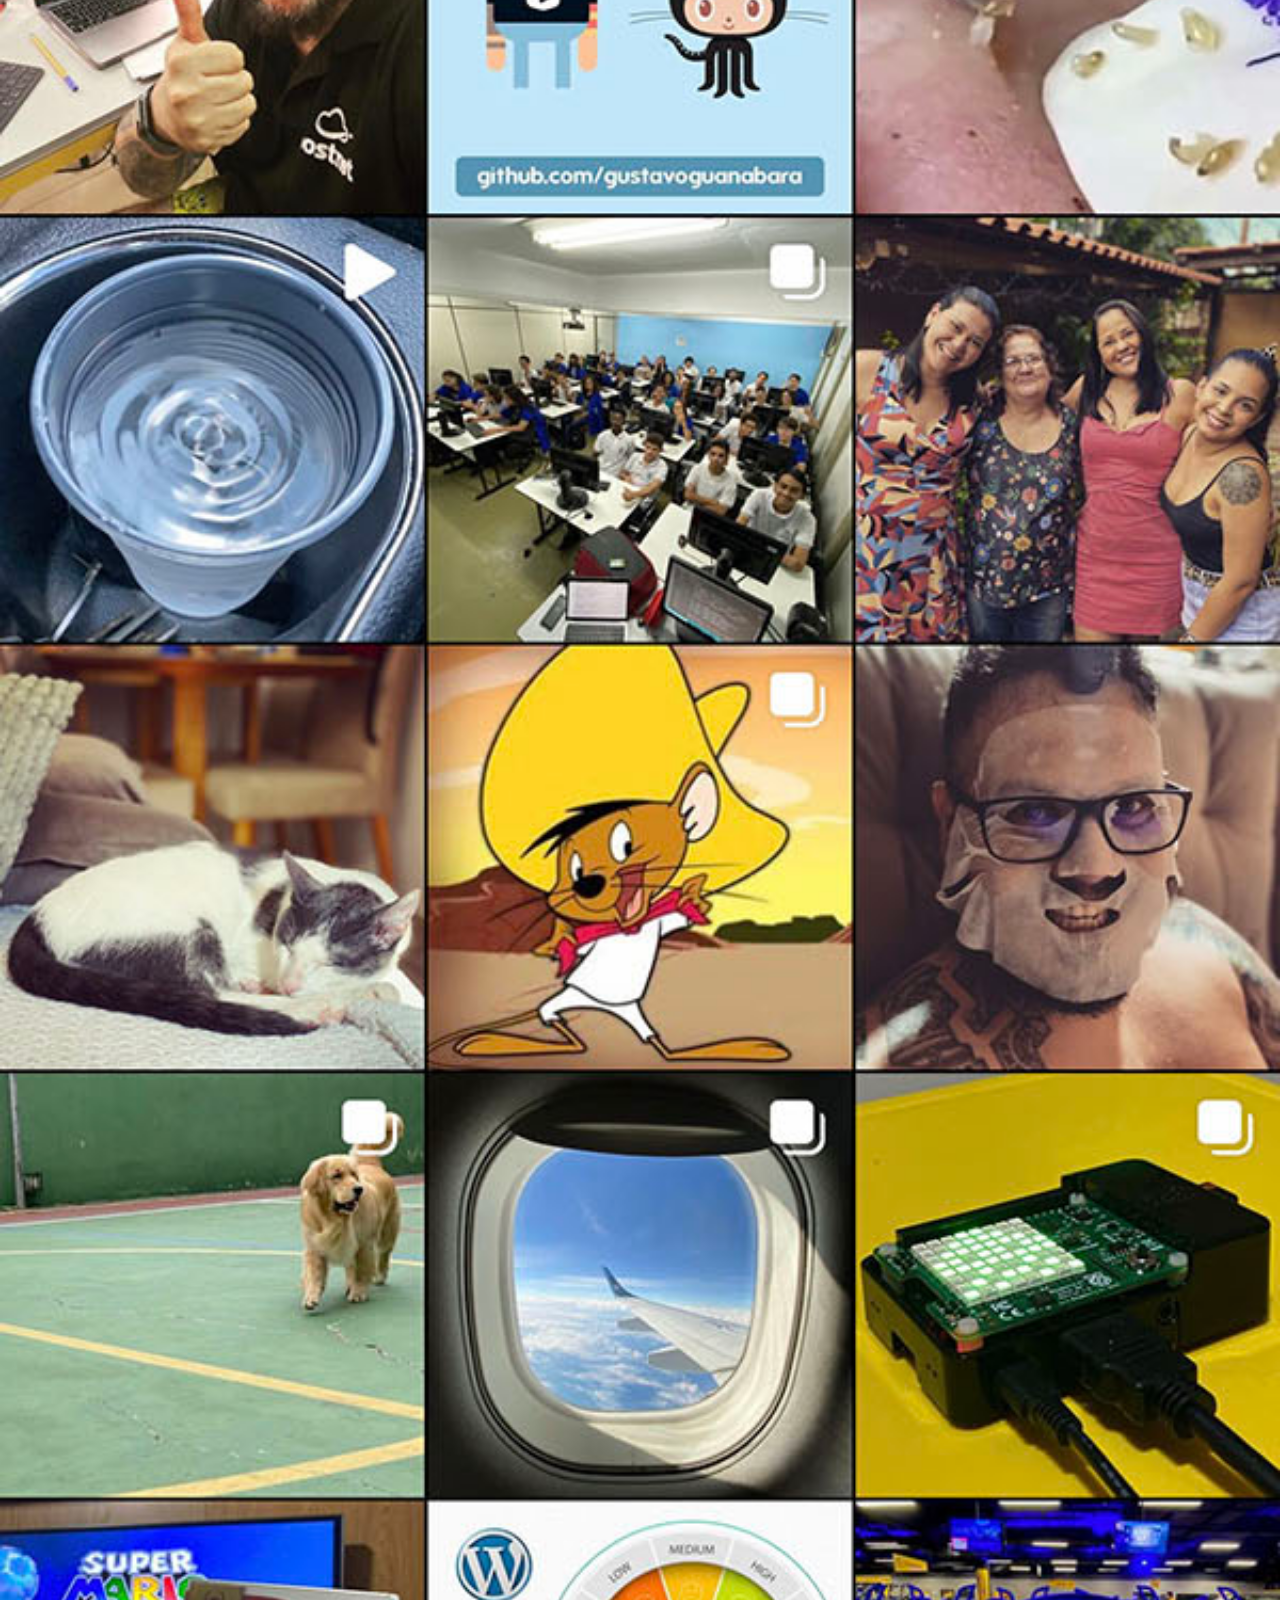
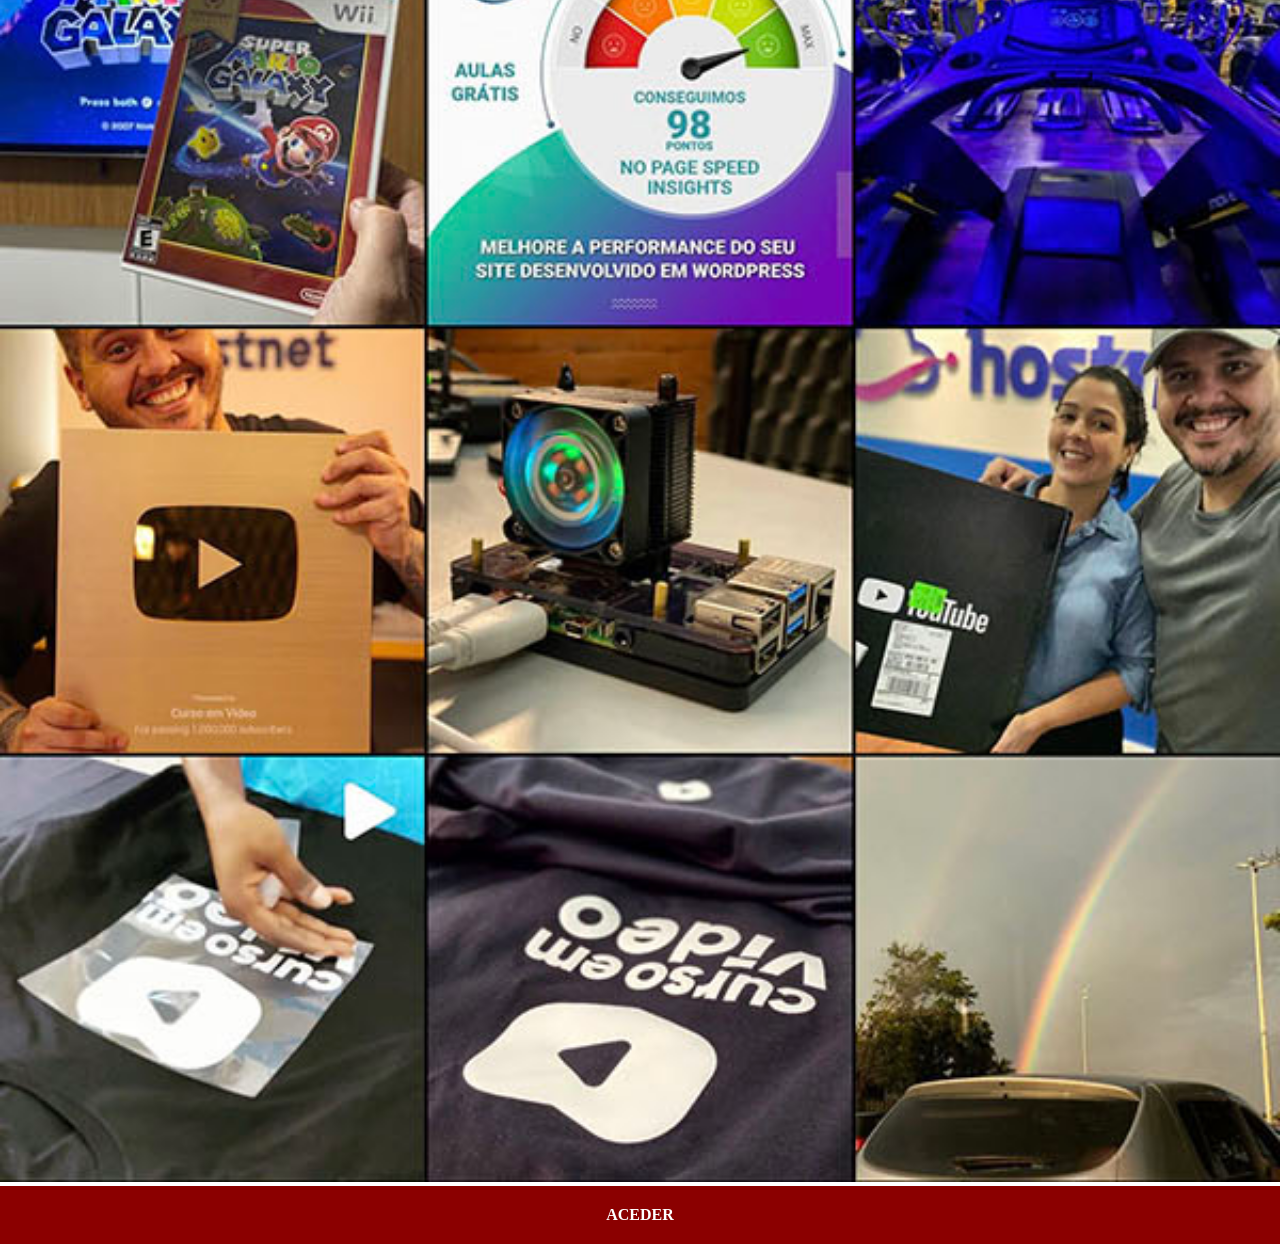
<file: instagram.html>
<!DOCTYPE html>
<html lang="pt-br">
<head>
    <meta charset="UTF-8">
    <meta name="viewport" content="width=device-width, initial-scale=1.0">
    <title>Instagram</title>
    <link rel="stylesheet" href="estilos/social.css">
</head>
<body>
    <img src="imagens/tela-instagram.jpg" alt="Instagram">
    <a href="#" target="_blank">ACEDER</a>
</body>
</html>
</file>
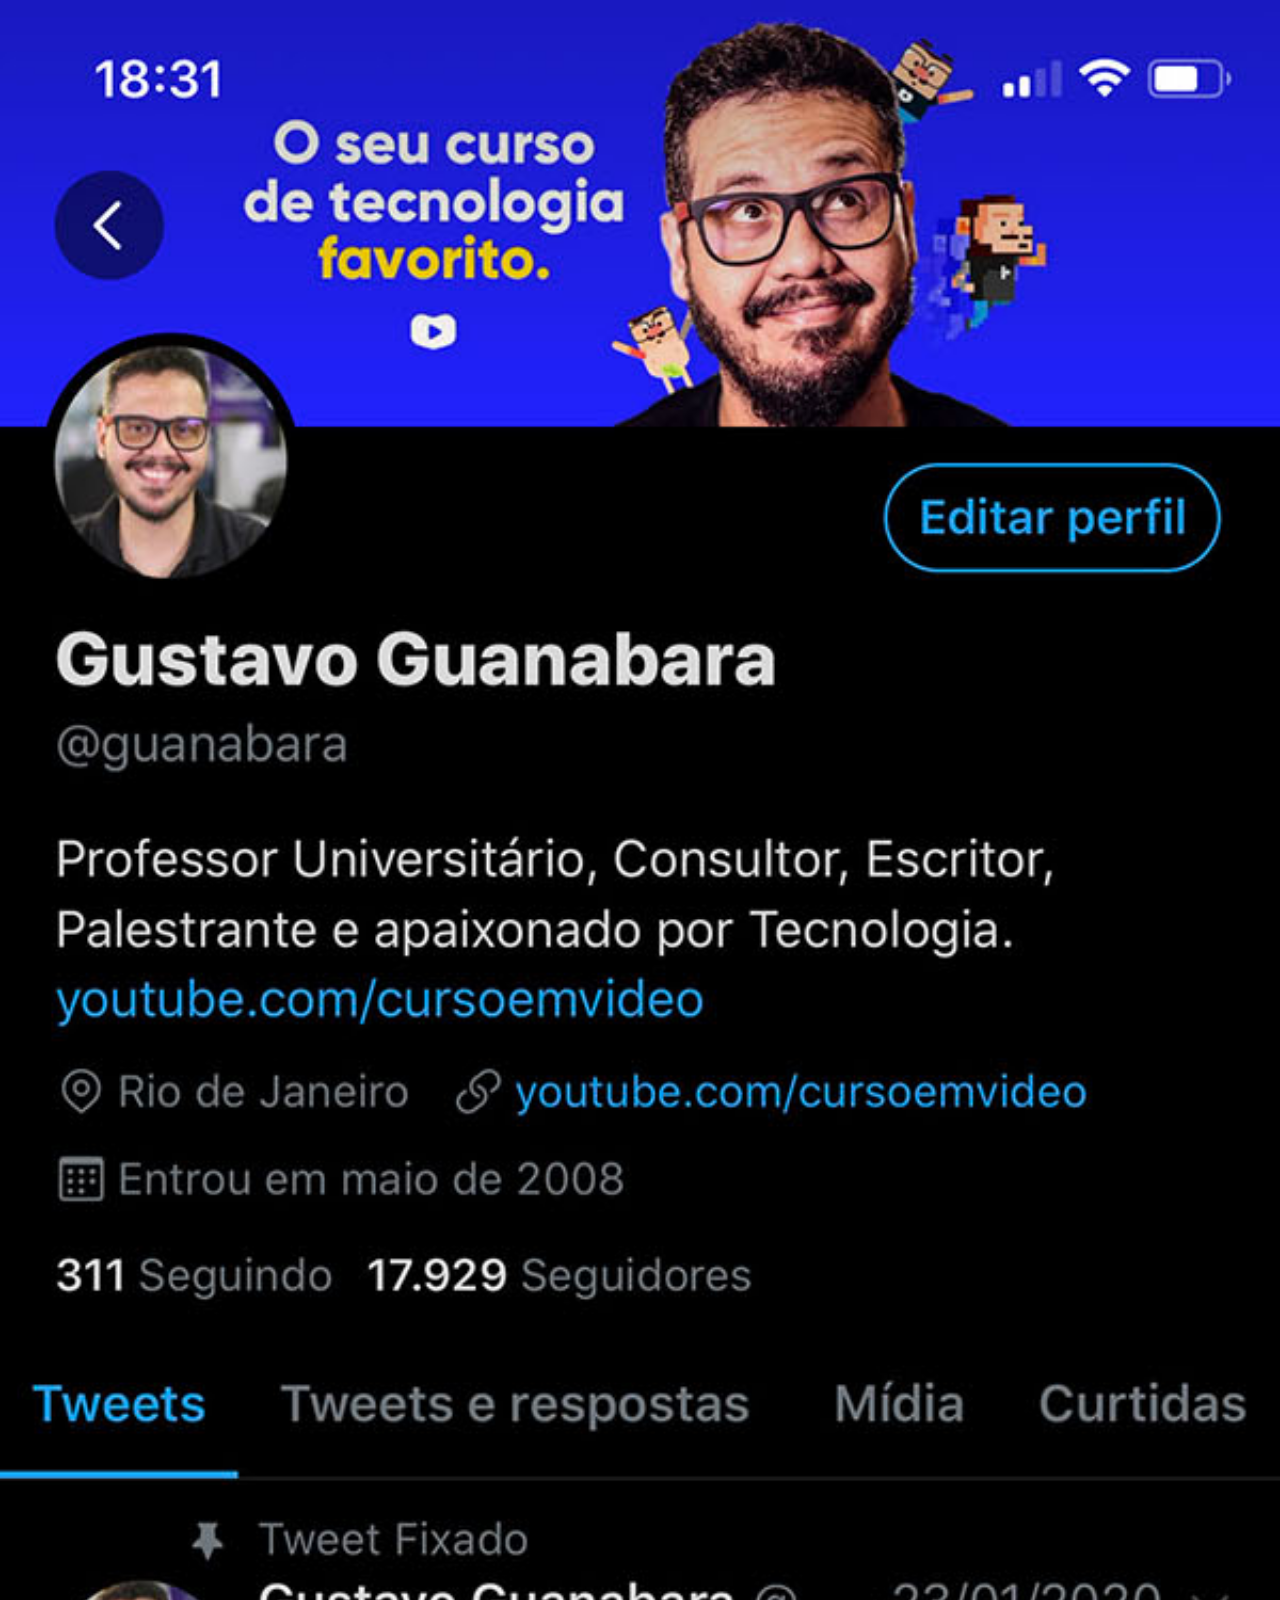
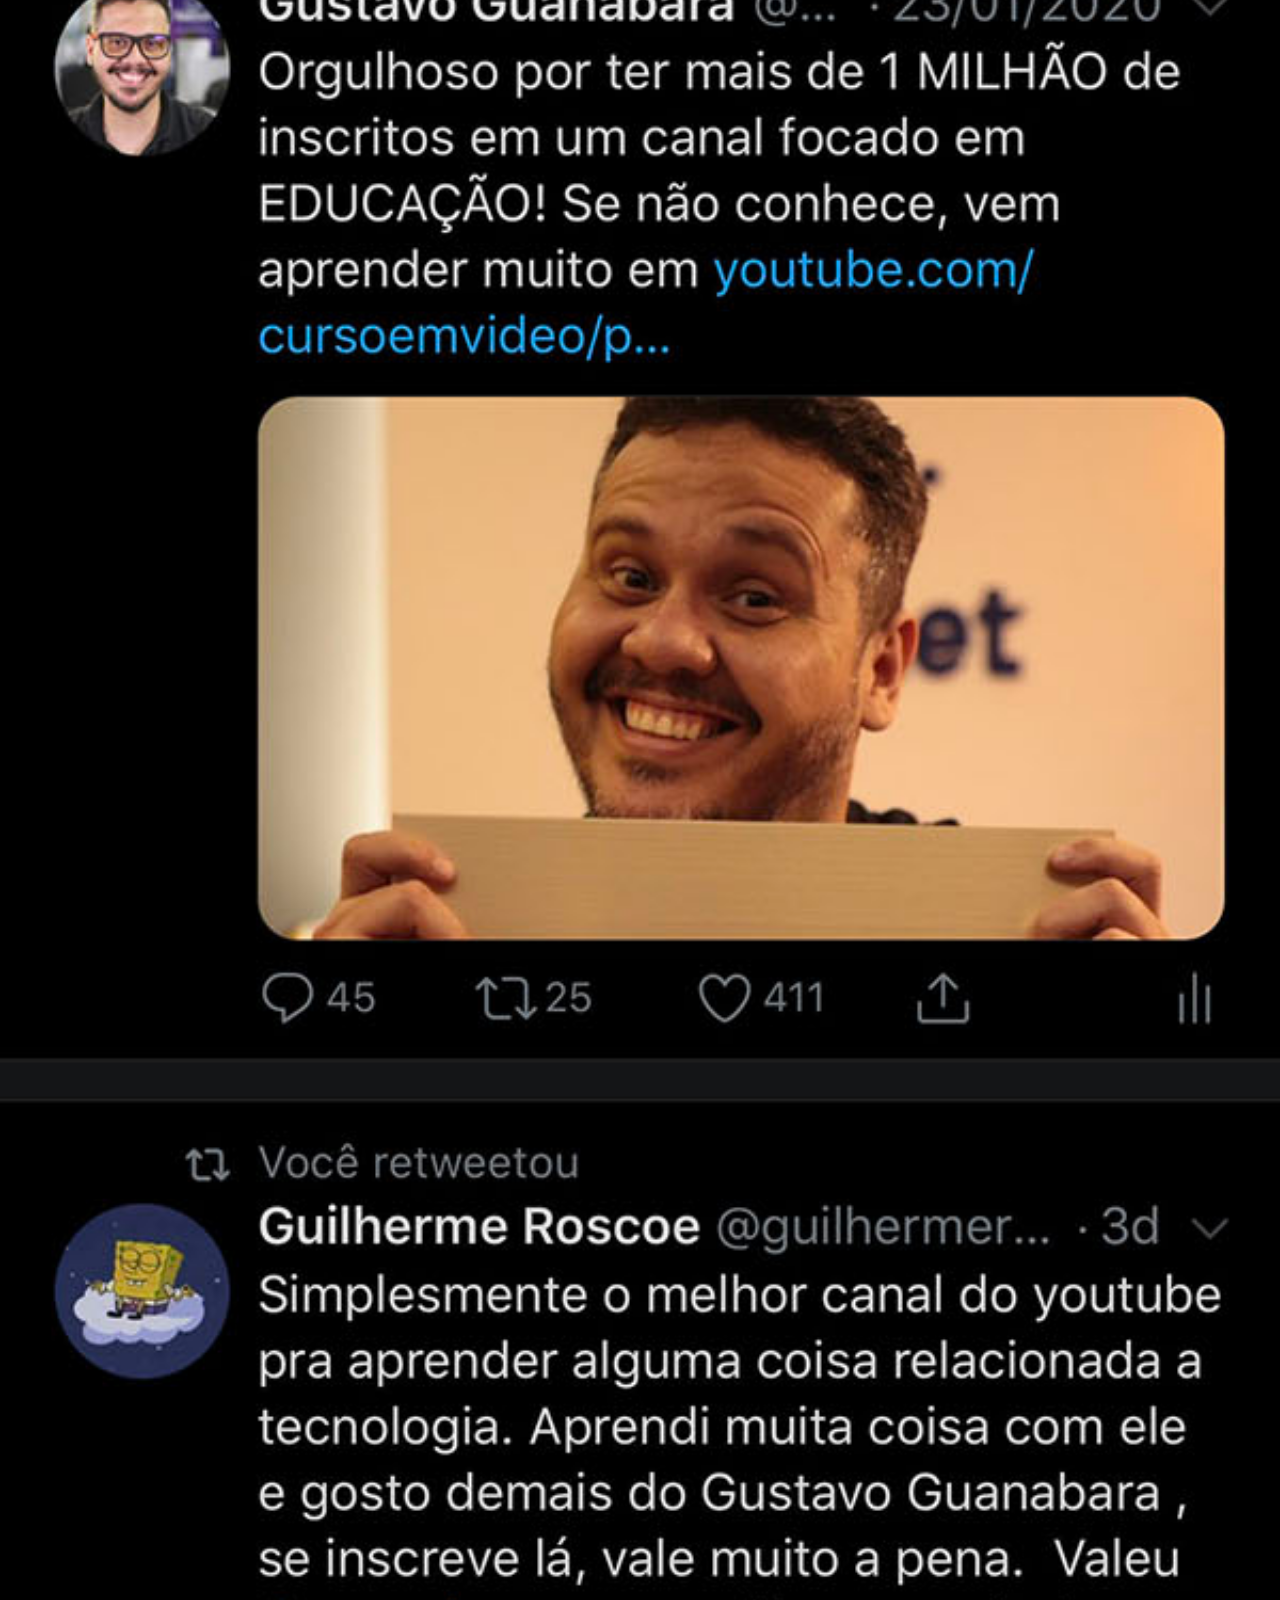
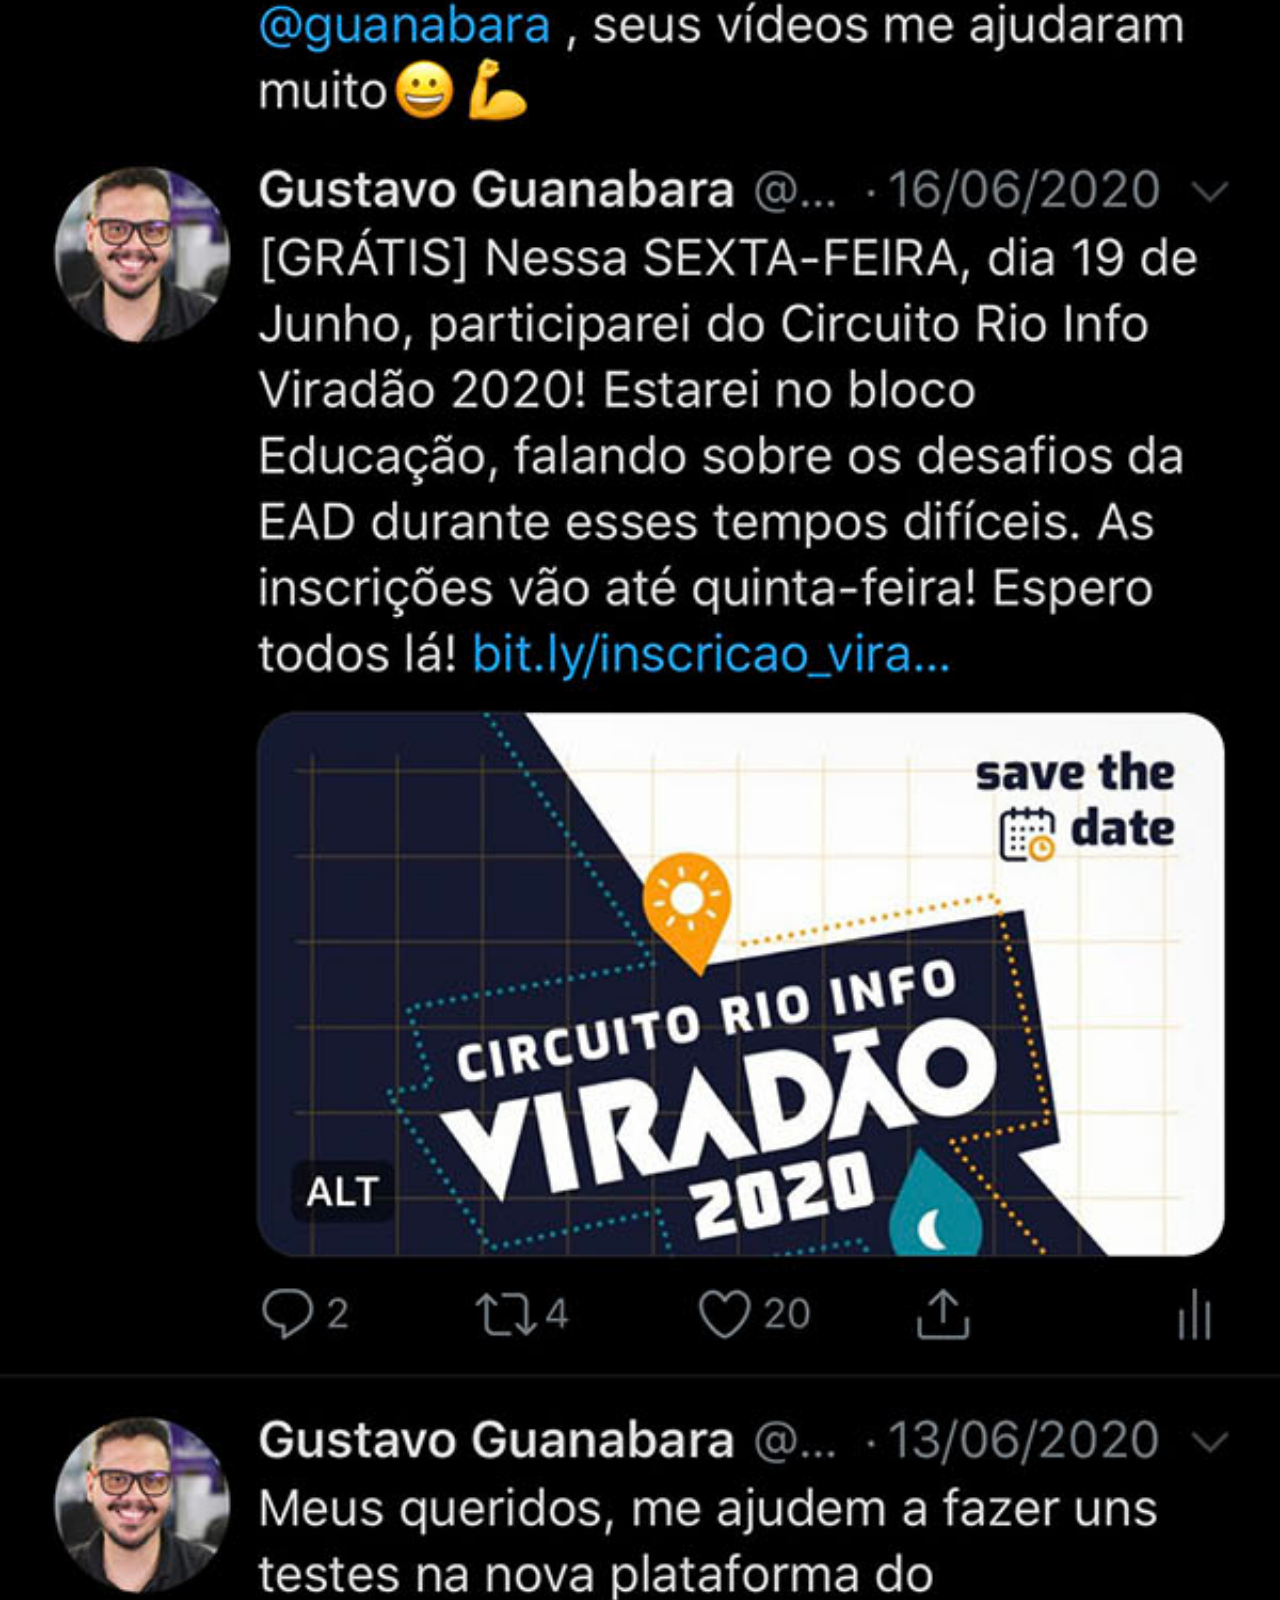
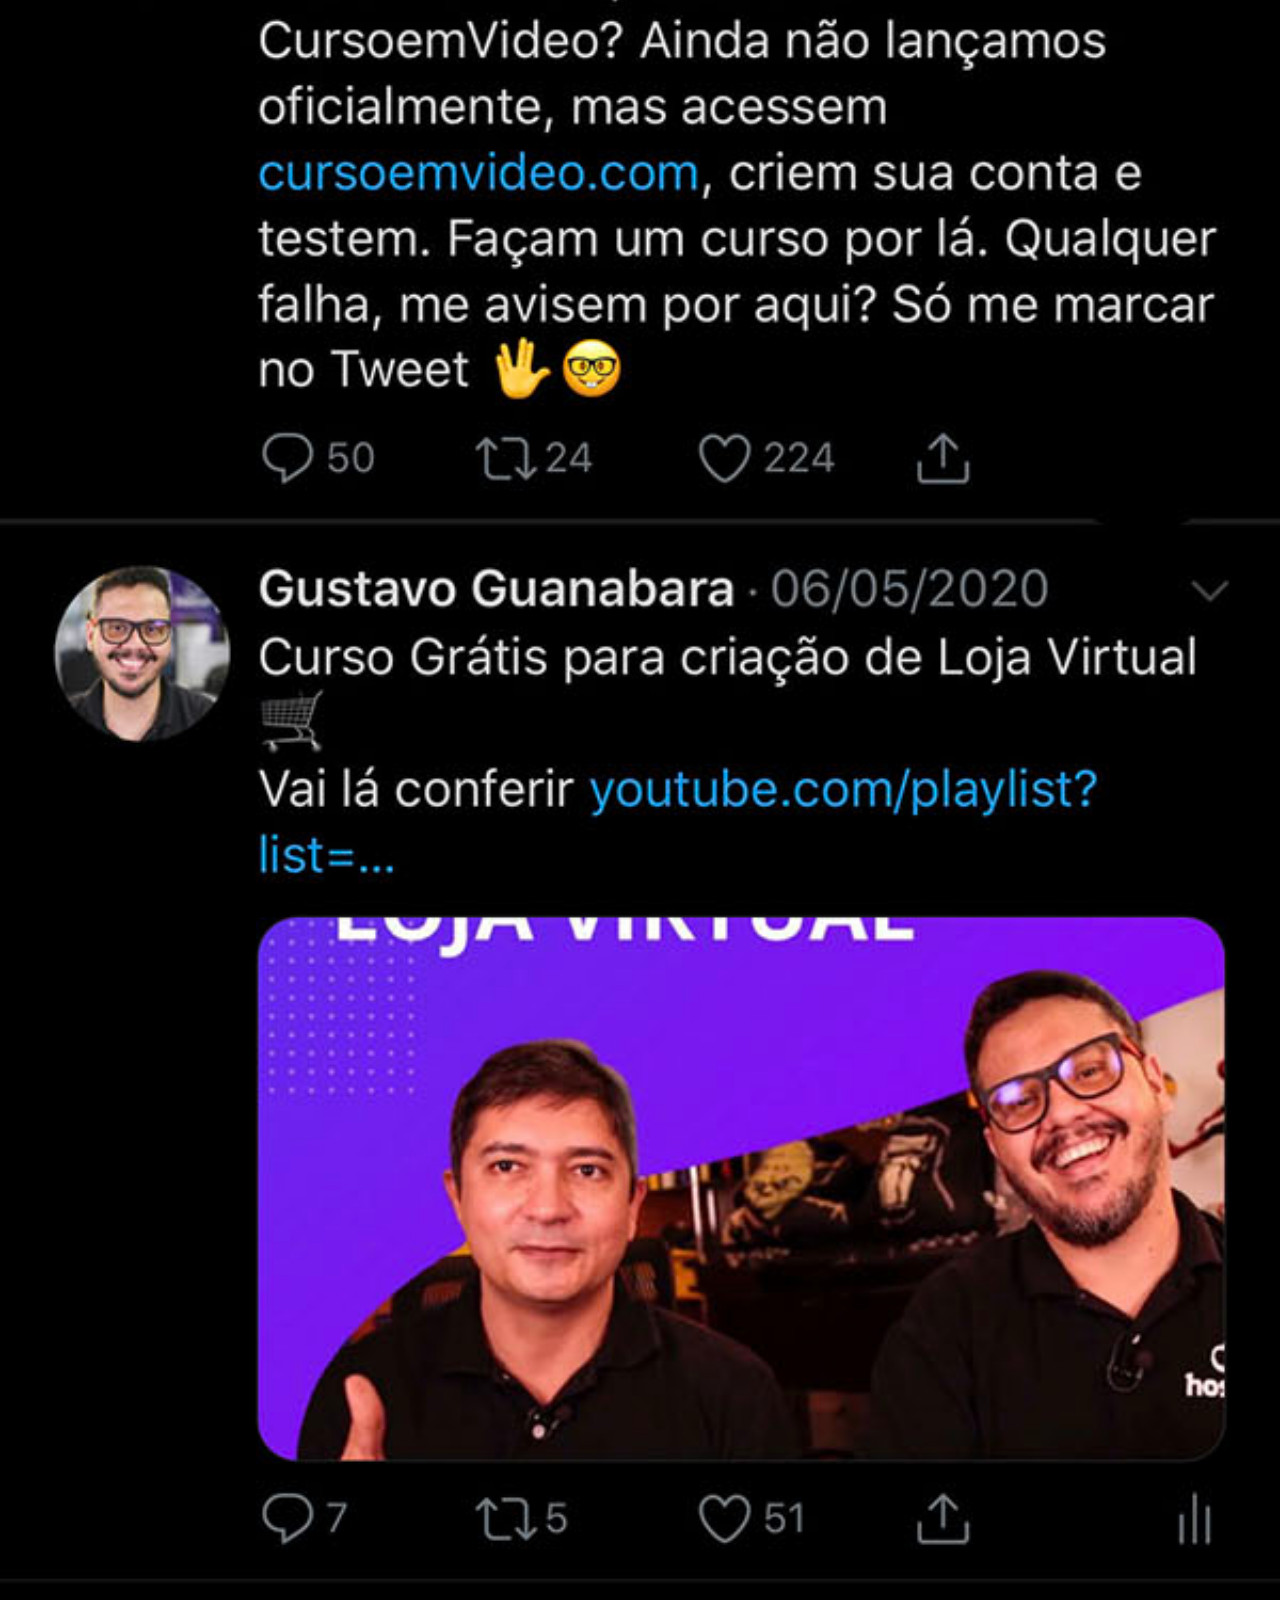
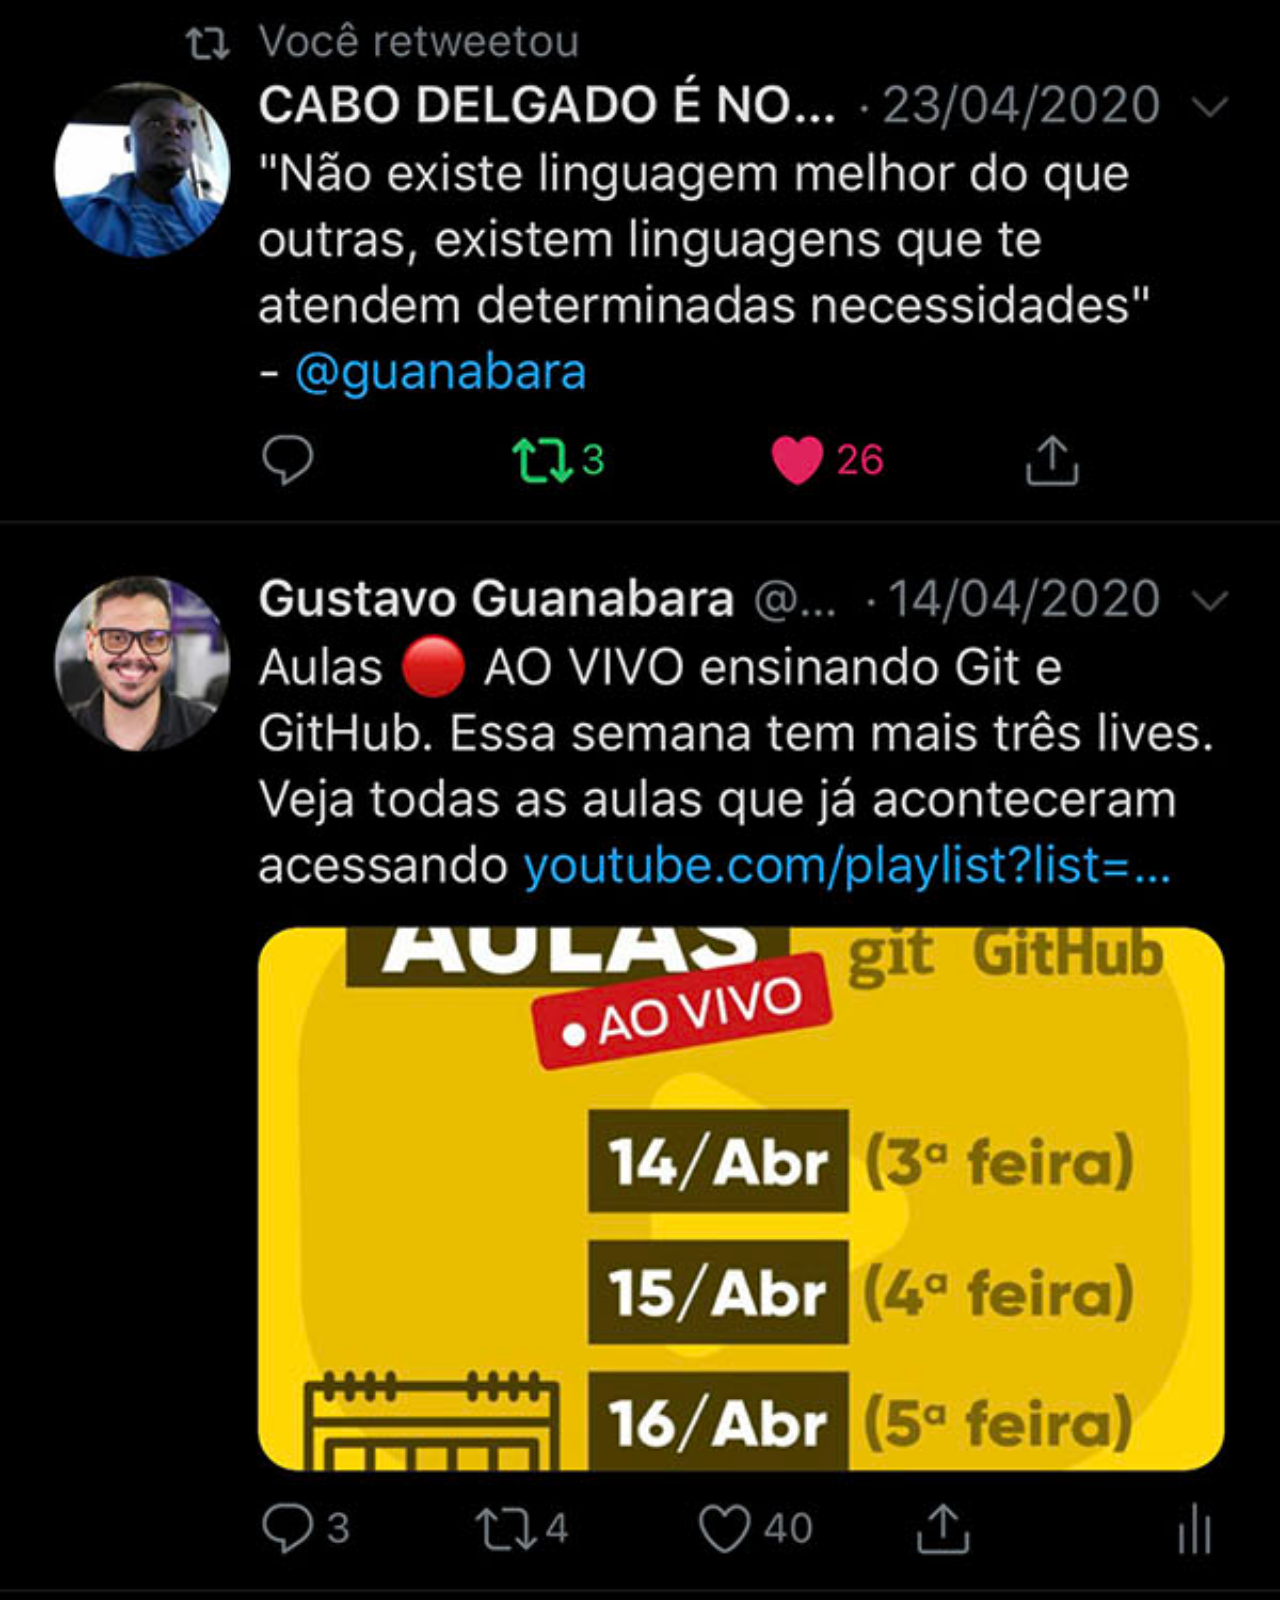
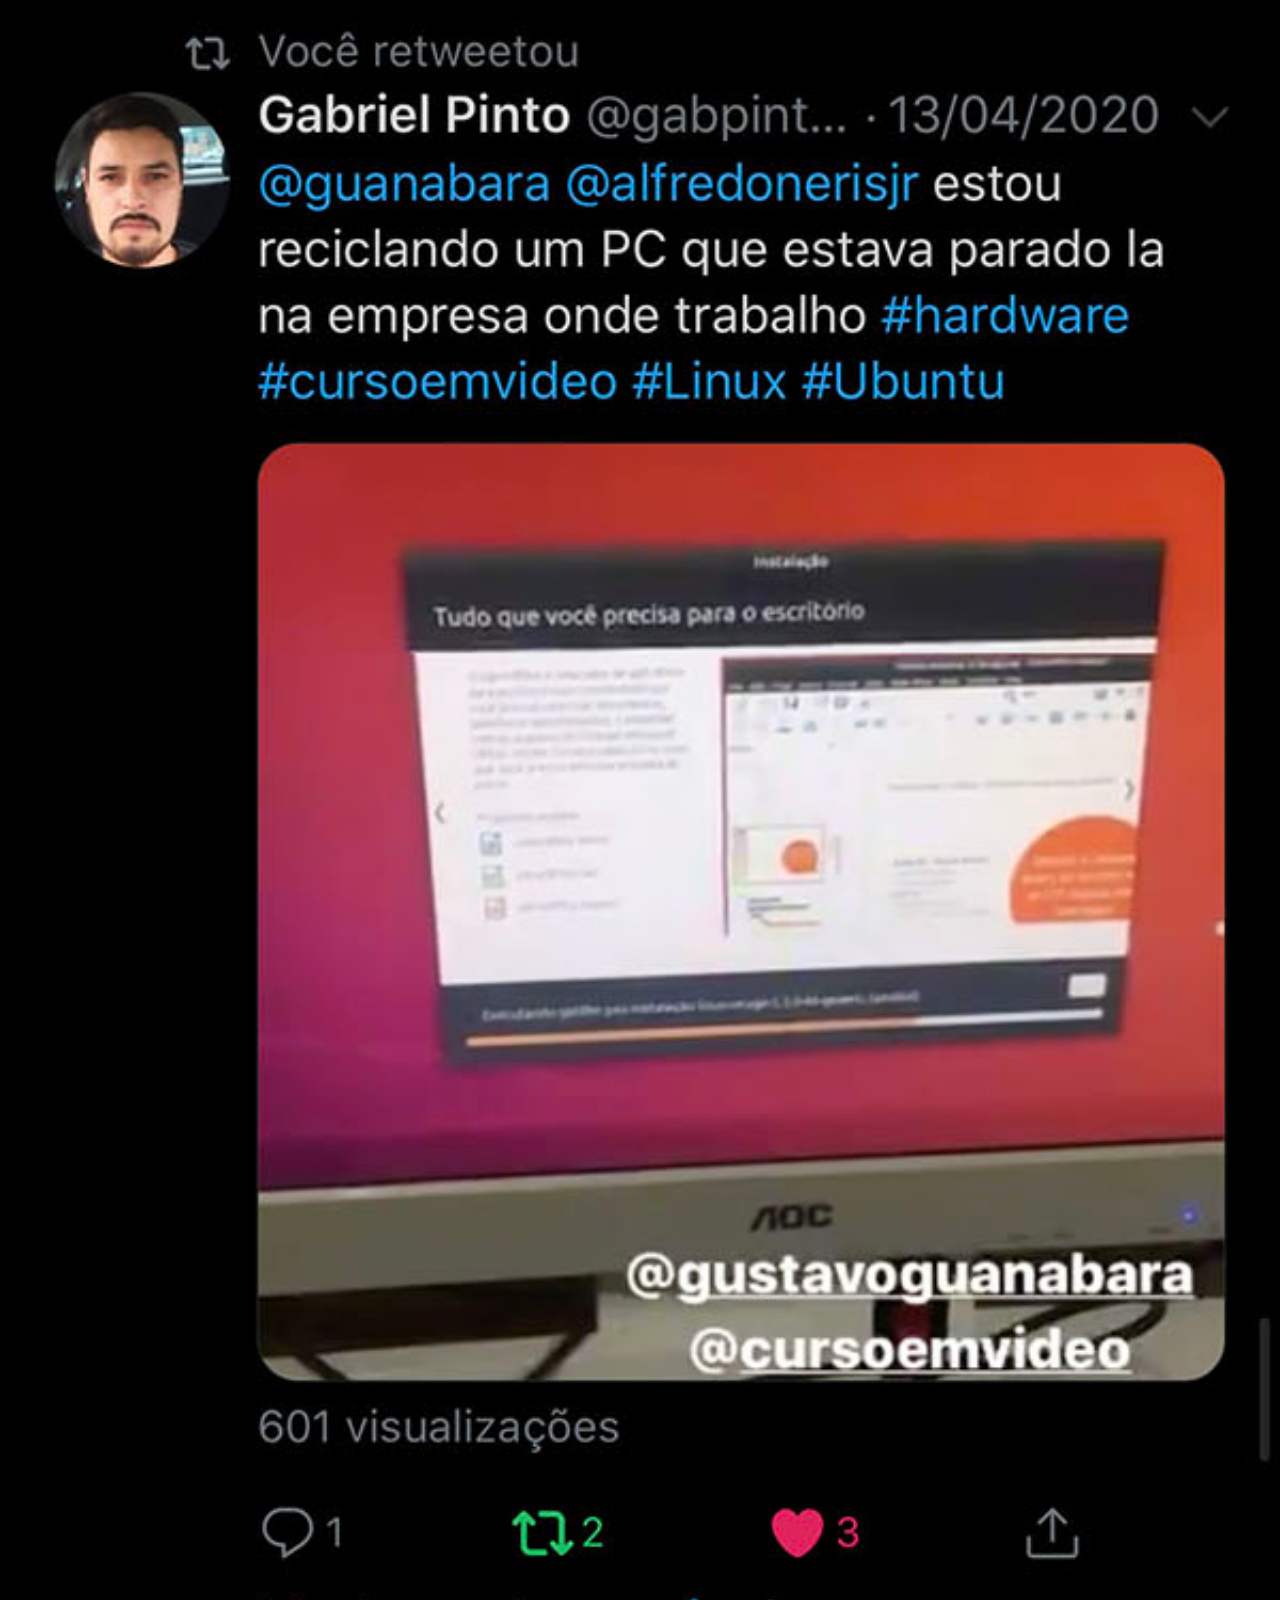
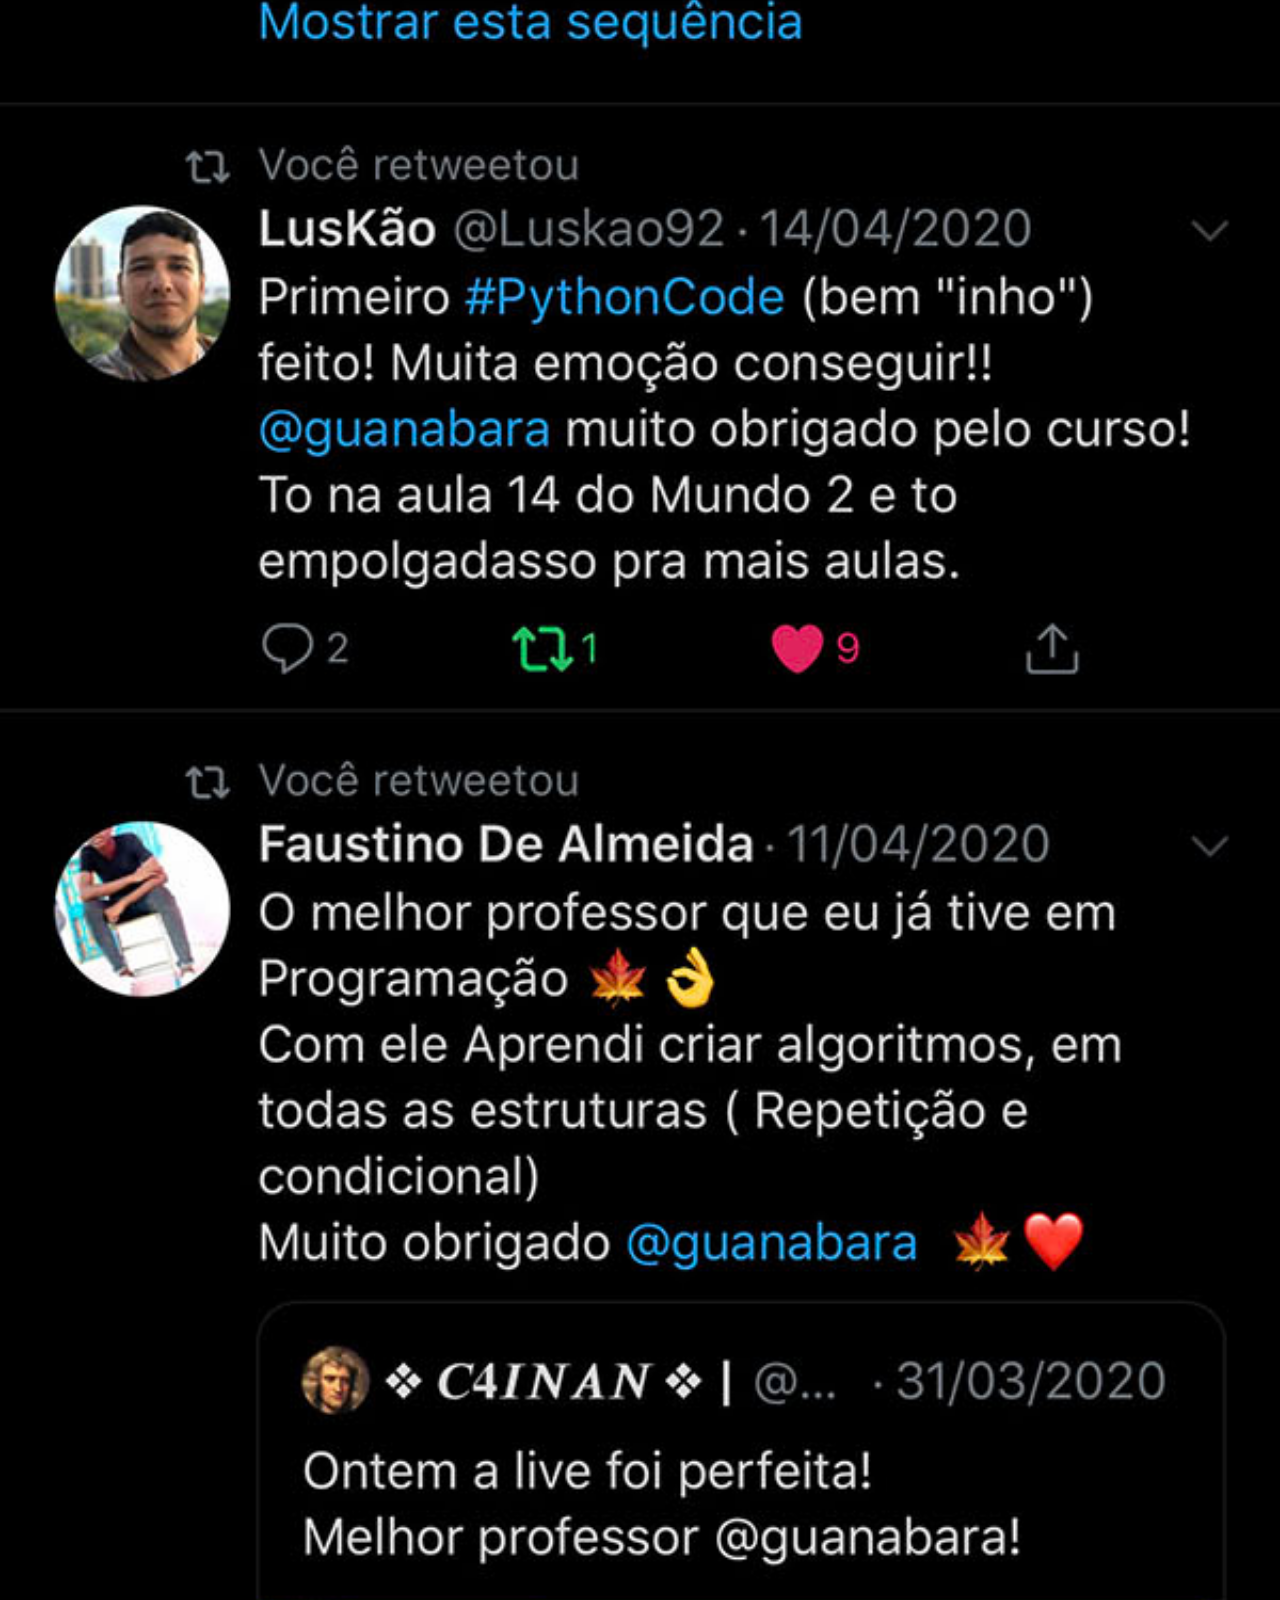
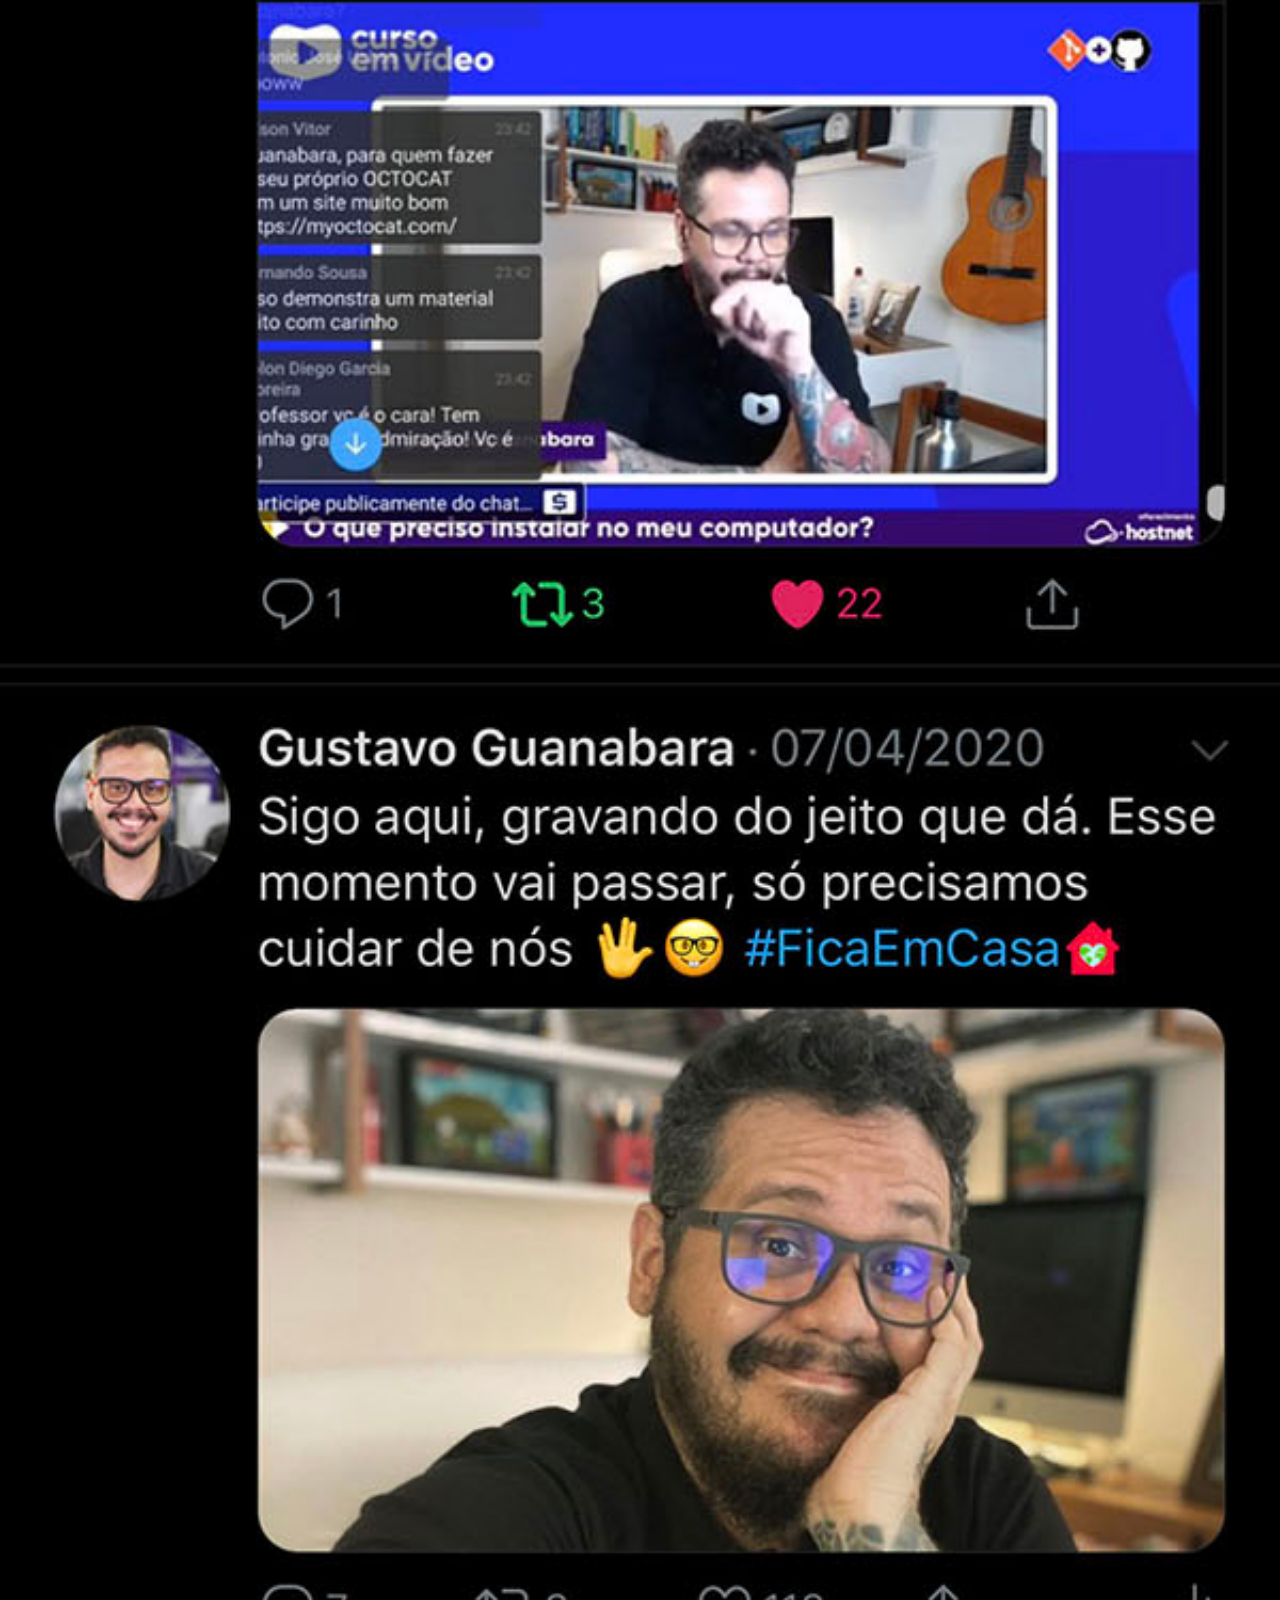
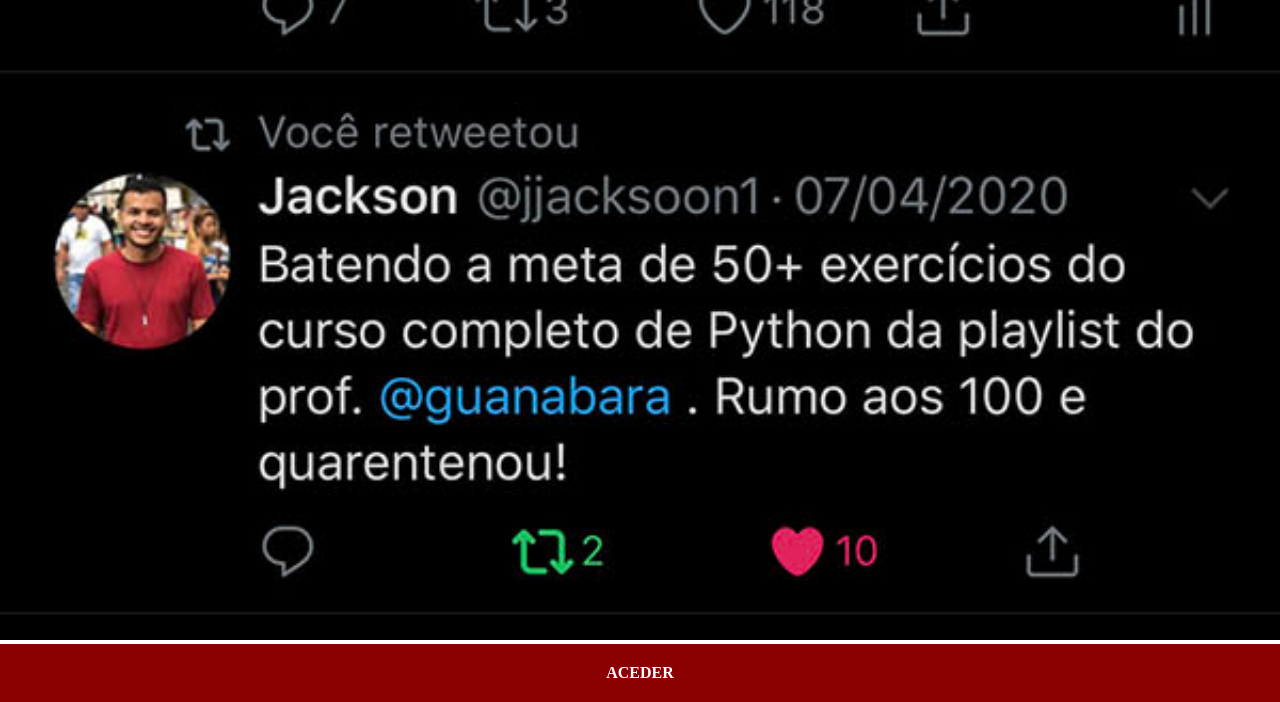
<file: twitter.html>
<!DOCTYPE html>
<html lang="pt-br">
<head>
    <meta charset="UTF-8">
    <meta name="viewport" content="width=device-width, initial-scale=1.0">
    <title>Twitter</title>
    <link rel="stylesheet" href="estilos/social.css">
</head>
<body>
    <img src="imagens/tela-twitter.jpg" alt="Twitter">
    <a href="https://x.com/?lang=pt" target="_blank">ACEDER</a>
</body>
</html>
</file>
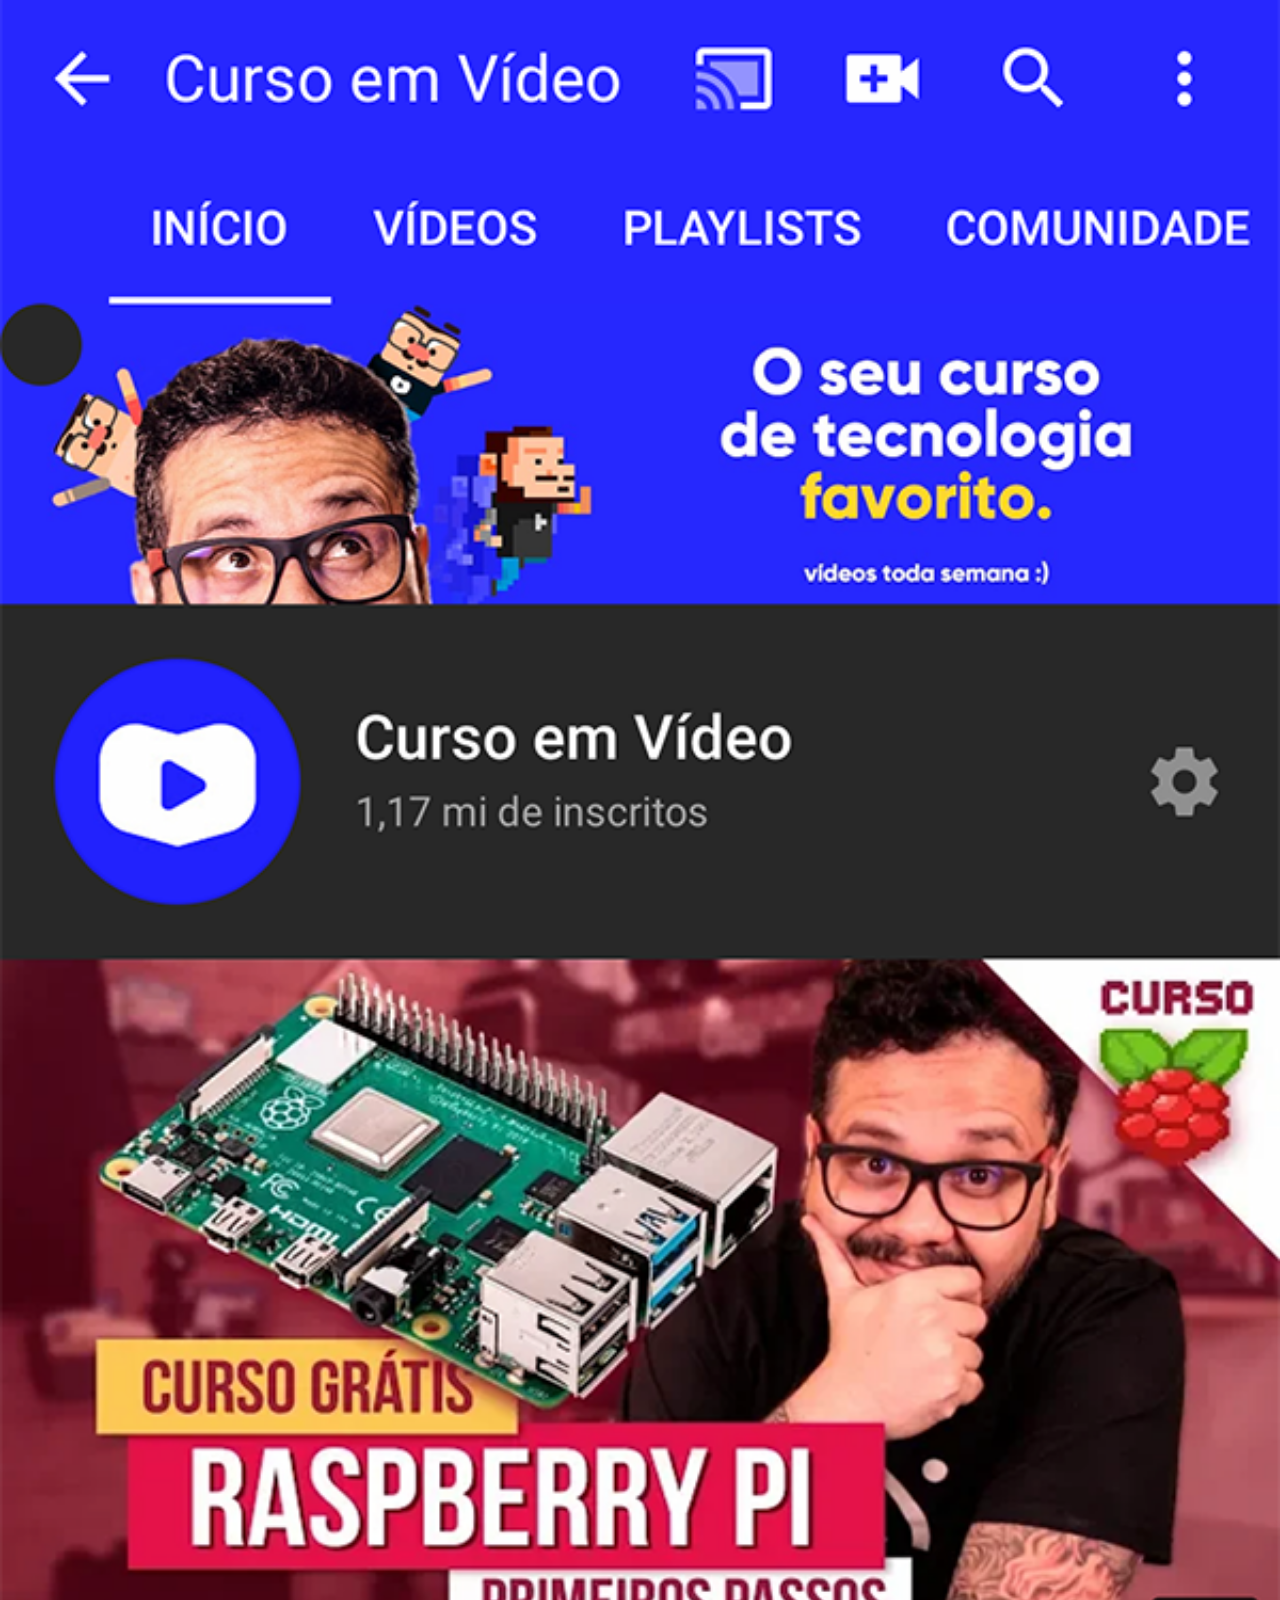
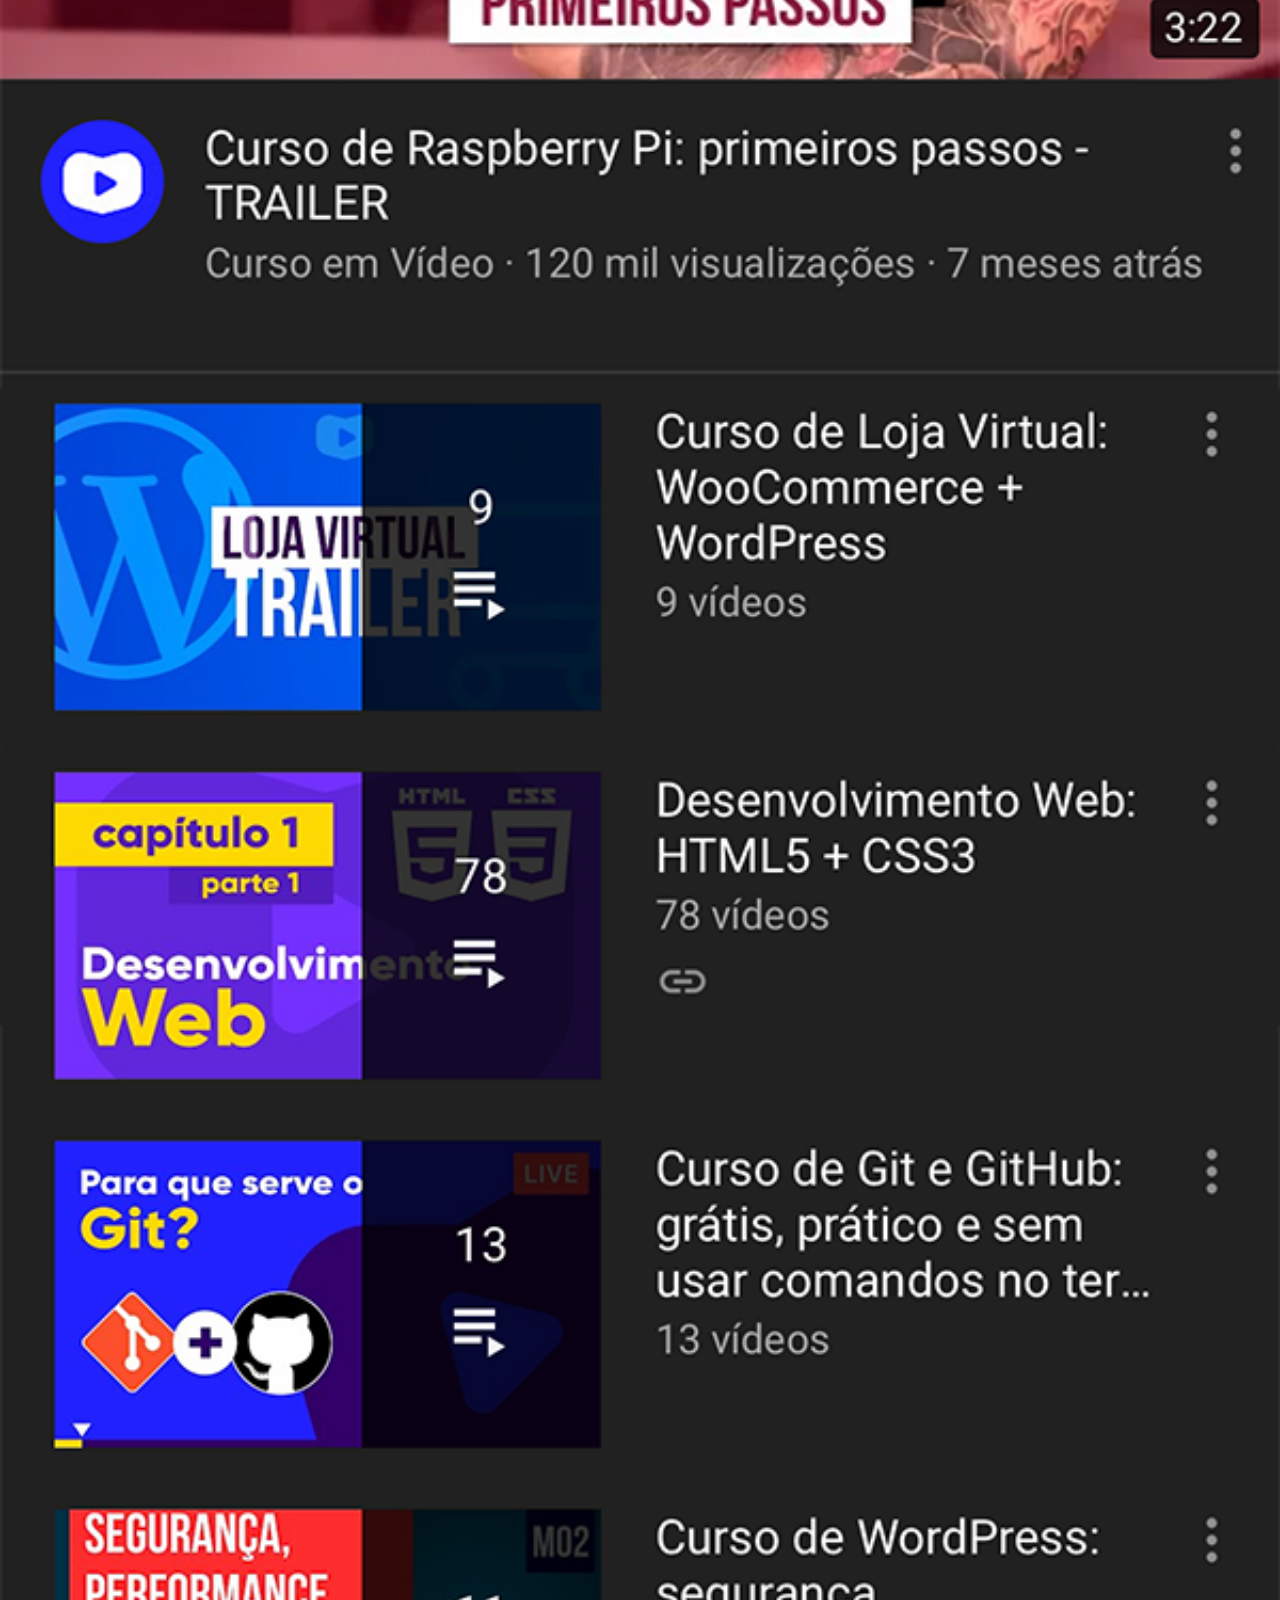
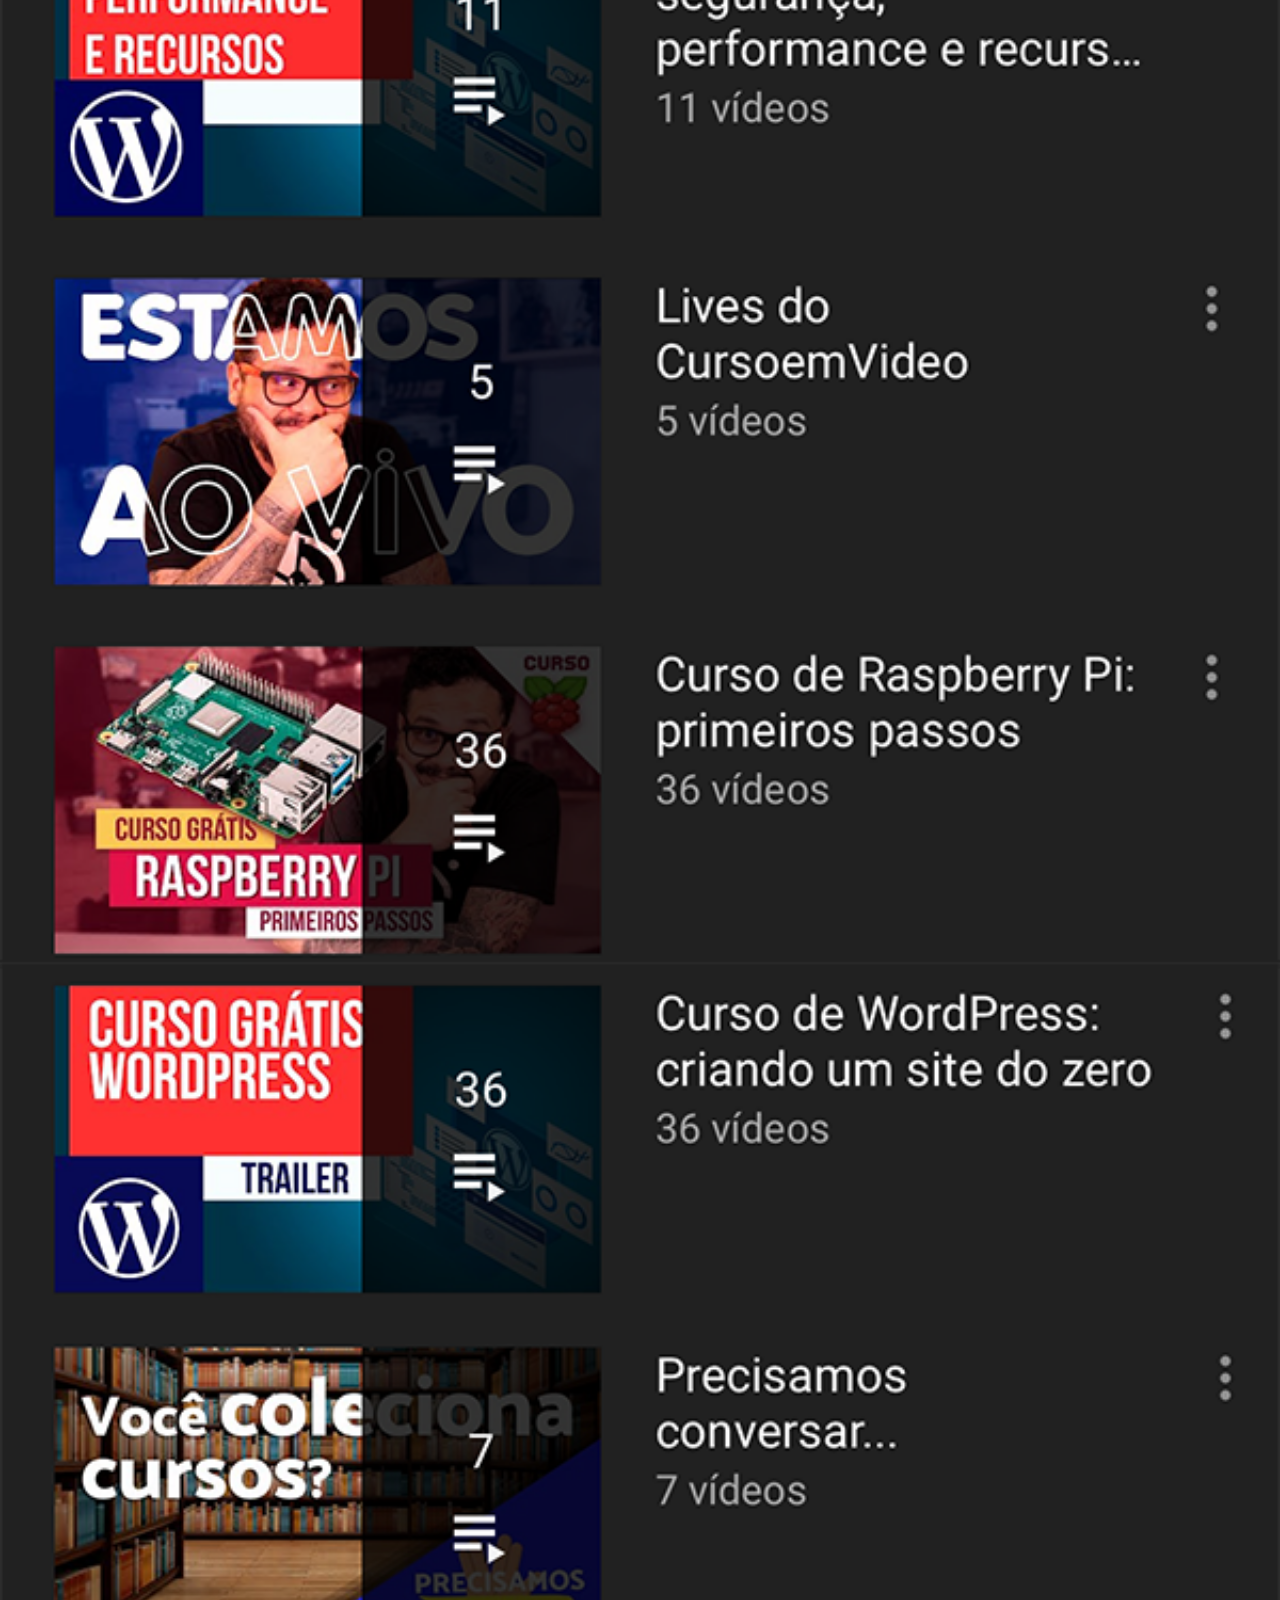
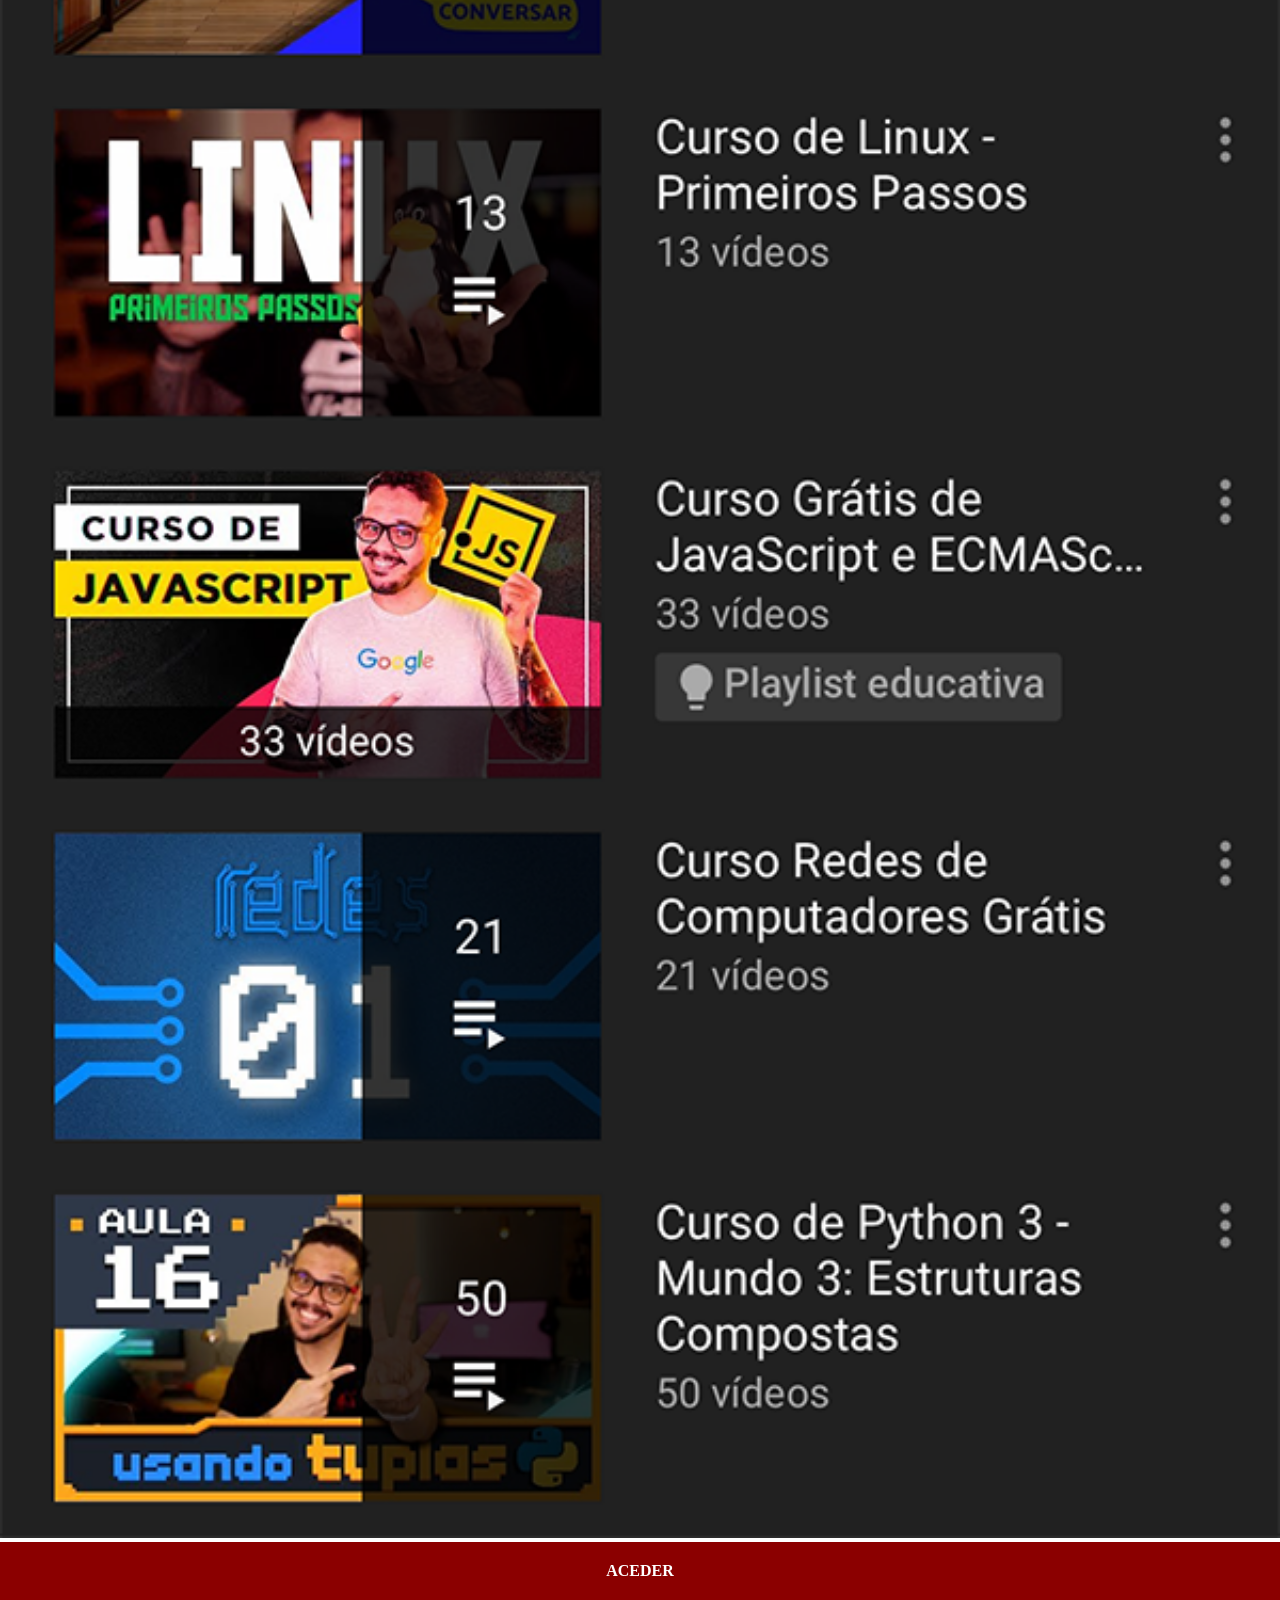
<file: youtube.html>
<!DOCTYPE html>
<html lang="pt-br">
<head>
    <meta charset="UTF-8">
    <meta name="viewport" content="width=device-width, initial-scale=1.0">
    <title>YouTube</title>
    <link rel="stylesheet" href="estilos/social.css">
</head>
<body>
    <img src="imagens/tela-youtube.png" alt="YouTube">
    <a href="https://www.youtube.com/@cursoemvideo/playlists" target="_blank">ACEDER</a>
</body>
</html>
</file>
<file: estilos/style.css>
@charset "UTF-8";

* {
    margin: 0px;
    padding: 0px;
    font-family: Arial, Helvetica, sans-serif;
}

html, body {
    height: 100vh;
    width: 100vw;
    background-color: black;
}

body {
    background: url('../imagens/fundo-madeira.jpg') no-repeat top center;
    background-size: cover;
    background-attachment: fixed;
}

main {
    position: relative;
    height: 100vh;   
}

section#telefone {
    position: absolute;
    top: 50%;
    left: 50%;
    transform: translate(-50%, -50%);
    height: 627px;
    width: 311px;
    background: url('../imagens/frame-iphone.png') no-repeat;
}

iframe#ecra {
    position: relative;
    top: 80px;
    left: 22px;
    width: 267px;
    height: 471px;
}

section#redes-sociais {
    text-align: right;
}

section#redes-sociais img {
    width: 50px;
    height: 50px;
    margin: 10px;
    border-radius: 50%;
    box-shadow: 2px 2px 5px rgba(0, 0, 0, 0.400);
    box-sizing: border-box;
}

section#redes-sociais img:hover {
    border: 2px solid rgba(255, 255, 255, 0.637);
    transform: translate(-3px, -3px);
    box-shadow: 5px 5px 10px rgba(0, 0, 0, 0.623);
    transition: transform 0.3s, border 0.5s;
}
</file>
<file: estilos/social.css>
@charset "UTF-8";

* {
    margin: 0px;
    padding: 0px;
}

::-webkit-scrollbar {
    width: 0px;
    height: 0px;
}

img {
    width: 100vw;
}

a {
    display: block;
    background-color: darkred;
    color: white;
    padding: 20px;
    text-align: center;
    font-weight: bolder;
    text-decoration: none;
}

a:hover {
    background-color: red;
}
</file>
